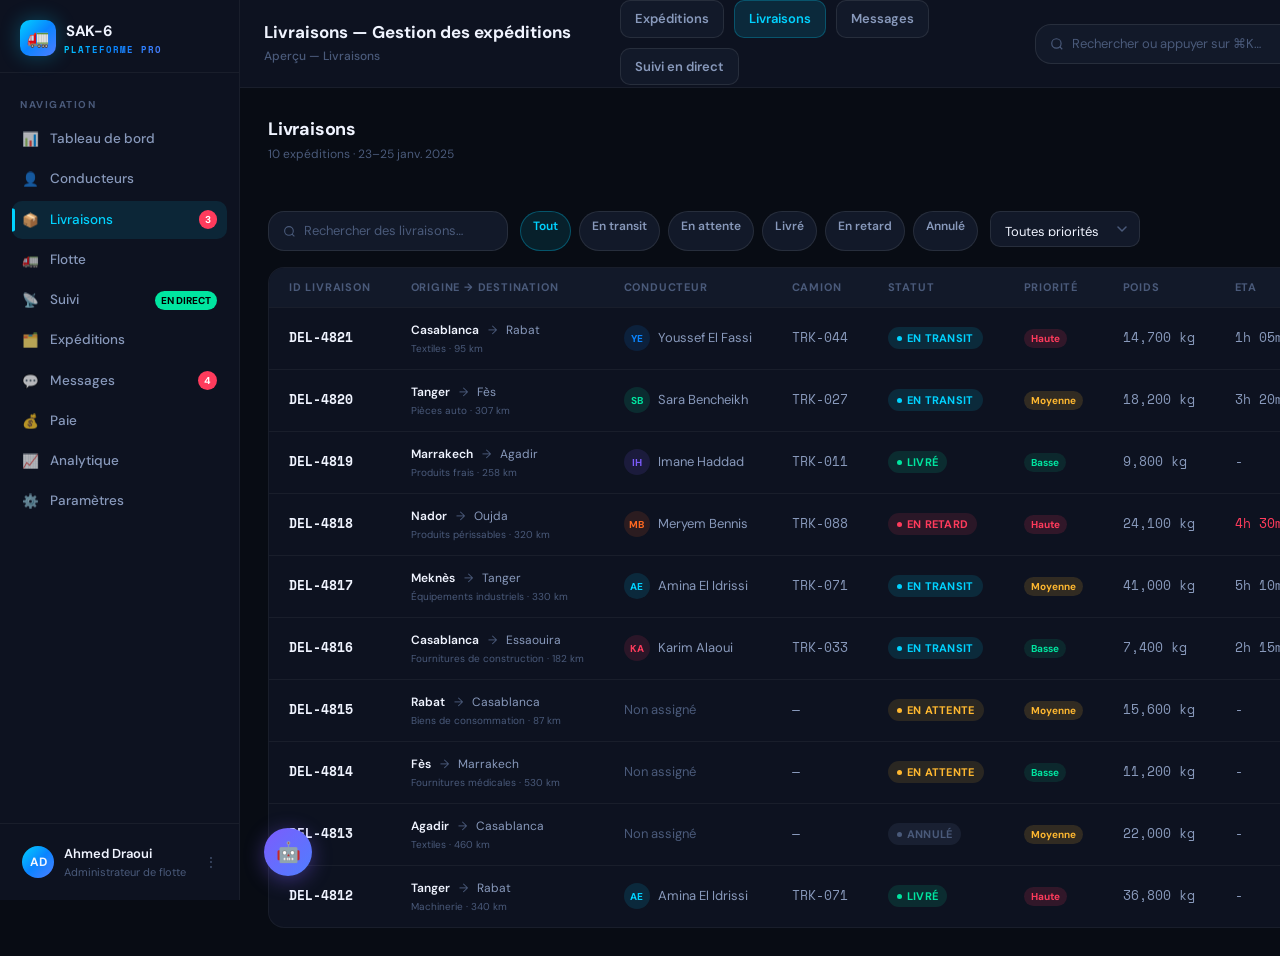
<file: deliveries.html>
<!DOCTYPE html>
<html lang="fr">
<head>
<meta charset="UTF-8">
<meta name="viewport" content="width=device-width,initial-scale=1">
<title>Livraisons — FleetCommand</title>
<link rel="stylesheet" href="main.css">
</head>
<body>
<div id="sidebarOverlay" class="sidebar-overlay"></div>
<div class="app-layout">
  <nav class="sidebar" id="sidebar"></nav>
  <main class="main-content">
    <header class="topbar" id="topbar"></header>
    <div class="page-body">

      <div class="section-header mb-6">
        <div>
          <div class="section-title" style="font-size:18px;">Livraisons</div>
          <div class="section-subtitle">10 expéditions · 23–25 janv. 2025</div>
        </div>
        <div style="display:flex;gap:10px;">
          <button class="btn btn-ghost btn-sm" onclick="showToast('info','Exportation','Rapport de livraisons exporté')">📤 Exporter</button>
          <button class="btn btn-primary btn-sm" onclick="openNewDelivery()">➕ Nouvelle livraison</button>
        </div>
      </div>

      <!-- Status Summary -->
      <div id="deliveriesSummary" class="kpi-grid" style="margin-bottom:24px;"></div>

      <!-- Filters -->
      <div style="display:flex;gap:12px;margin-bottom:16px;flex-wrap:wrap;">
        <div class="search-bar" style="width:240px;">
          <svg width="13" height="13" viewBox="0 0 24 24" fill="none" stroke="currentColor" stroke-width="2"><circle cx="11" cy="11" r="8"/><path d="m21 21-4.35-4.35"/></svg>
          <input type="text" placeholder="Rechercher des livraisons…" oninput="filterDeliveries(event)">
        </div>
        <div class="filter-chips" id="deliveryFilters">
          <div class="chip active" onclick="setDeliveryFilter('all',this)">Tout</div>
          <div class="chip" onclick="setDeliveryFilter('transit',this)">En transit</div>
          <div class="chip" onclick="setDeliveryFilter('pending',this)">En attente</div>
          <div class="chip" onclick="setDeliveryFilter('delivered',this)">Livré</div>
          <div class="chip" onclick="setDeliveryFilter('delayed',this)">En retard</div>
          <div class="chip" onclick="setDeliveryFilter('cancelled',this)">Annulé</div>
        </div>
        <select class="form-control form-select" style="height:36px;width:150px;">
          <option>Toutes priorités</option>
          <option>Haute</option>
          <option>Moyenne</option>
          <option>Basse</option>
        </select>
      </div>

      <!-- Table -->
      <div class="table-wrap">
        <table class="fc-table" id="deliveriesTable">
          <thead><tr>
            <th>ID Livraison</th><th>Origine → Destination</th><th>Conducteur</th>
            <th>Camion</th><th>Statut</th><th>Priorité</th>
            <th>Poids</th><th>ETA</th><th>Revenus</th><th>Actions</th>
          </tr></thead>
          <tbody id="deliveriesBody"></tbody>
        </table>
      </div>

    </div>
  </main>
</div>
<div class="toast-container" id="toastContainer"></div>
<div class="modal-backdrop" id="modalBackdrop">
  <div class="modal" id="modalContent"></div>
</div>
<script src="core.js"></script>
<script>
let deliveryFilter = 'all';
let deliverySearch = '';

const deliverySummaryStats = [
  {label:'En transit',   color:'var(--accent-cyan)',   filter:'transit'},
  {label:'En attente',      color:'var(--accent-amber)',  filter:'pending'},
  {label:'Livré',    color:'var(--accent-green)',  filter:'delivered'},
  {label:'En retard',      color:'var(--accent-red)',    filter:'delayed'},
  {label:'Annulé',    color:'var(--text-muted)',    filter:'cancelled'},
];

function renderDeliverySummary() {
  const grid = document.getElementById('deliveriesSummary');
  if (!grid || !window.FC?.deliveries) return;
  grid.innerHTML = deliverySummaryStats.map(s => {
    const count = s.filter === 'all' ? FC.deliveries.length : FC.deliveries.filter(d => d.status === s.filter).length;
    return `
      <div class="kpi-card" style="cursor:pointer;--kpi-color:${s.color};" onclick="filterByStatus('${s.filter}', this)">
        <div class="kpi-value" style="color:${s.color};font-size:28px;">${count}</div>
        <div class="kpi-label">${s.label}</div>
      </div>
    `;
  }).join('');
}

function setDeliveryFilter(f, el) {
  deliveryFilter = f;
  document.querySelectorAll('#deliveryFilters .chip').forEach(c => c.classList.remove('active'));
  el.classList.add('active');
  renderDeliveries();
}

function filterByStatus(f, card) {
  deliveryFilter = f;
  document.querySelectorAll('#deliveryFilters .chip').forEach(c => c.classList.remove('active'));
  const chip = document.querySelector(`#deliveryFilters .chip[onclick*="${f}"]`);
  if (chip) chip.classList.add('active');
  renderDeliveries();
}

function filterDeliveries(e) {
  deliverySearch = e.target.value.toLowerCase();
  renderDeliveries();
}

function getPriorityBadge(p) {
  const map = { high:'priority-high', medium:'priority-medium', low:'priority-low' };
  const labelMap = { high:'Haute', medium:'Moyenne', low:'Basse' };
  return `<span class="dispatch-priority ${map[p]}">${labelMap[p] || p}</span>`;
}

function renderDeliveries() {
  const list = FC.deliveries.filter(d => {
    const matchF = deliveryFilter === 'all' || d.status === deliveryFilter;
    const matchS = !deliverySearch || d.id.toLowerCase().includes(deliverySearch) || d.origin.toLowerCase().includes(deliverySearch) || d.dest.toLowerCase().includes(deliverySearch);
    return matchF && matchS;
  });
  const tbody = document.getElementById('deliveriesBody');
  if (!list.length) { tbody.innerHTML = '<tr><td colspan="10" style="text-align:center;padding:40px;color:var(--text-muted);">Aucune livraison trouvée</td></tr>'; return; }
  tbody.innerHTML = list.map(d => {
    const drv = d.driver ? getDriver(d.driver) : null;
    return `<tr onclick="openDeliveryDetail('${d.id}')">
      <td class="td-primary font-mono">${d.id}</td>
      <td>
        <div style="font-size:12px;">
          <span style="color:var(--text-primary);font-weight:600;">${d.origin}</span>
          <span style="color:var(--text-muted);margin:0 6px;">→</span>
          <span style="color:var(--text-secondary);">${d.dest}</span>
        </div>
        <div style="font-size:10px;color:var(--text-muted);margin-top:2px;">${d.cargo} · ${d.distance}</div>
      </td>
      <td>${drv ? `<div style="display:flex;align-items:center;gap:8px;"><div class="driver-avatar" style="width:26px;height:26px;font-size:10px;background:${drv.color}20;color:${drv.color};">${drv.initials}</div>${drv.name}</div>` : '<span class="text-muted">Non assigné</span>'}</td>
      <td class="font-mono">${d.truck || '—'}</td>
      <td>${getStatusBadge(d.status)}</td>
      <td>${getPriorityBadge(d.priority)}</td>
      <td class="font-mono">${d.weight}</td>
      <td class="font-mono" style="${d.status==='delayed'?'color:var(--accent-red)':''}">${d.eta}</td>
      <td style="color:var(--accent-green);font-family:var(--font-mono);font-weight:700;">${d.revenue ? formatCurrency(d.revenue) : '—'}</td>
      <td class="td-actions" onclick="event.stopPropagation()">
        <button class="btn btn-ghost btn-xs" onclick="openDeliveryDetail('${d.id}')">Voir</button>
        ${d.status==='pending'?`<button class="btn btn-primary btn-xs" onclick="openAssignDriver('${d.id}')">Assigner</button>`:''}
      </td>
    </tr>`;
  }).join('');
}

function openDeliveryDetail(id) {
  const d = FC.deliveries.find(x => x.id === id);
  if (!d) return;
  const drv = d.driver ? getDriver(d.driver) : null;
  const backdrop = document.getElementById('modalBackdrop');
  const modal = document.getElementById('modalContent');

  const timelineSteps = [
    { label:'Commande créée',     time:'24 janv., 07:00',  status:d.status !== 'cancelled' ? 'done' : 'done',    icon:'📋' },
    { label:'Conducteur assigné',   time:'24 janv., 08:15',  status:drv ? 'done' : 'pending',                      icon:'👤' },
    { label:'Chargement effectué',   time:'24 janv., 09:30',  status:['transit','delivered','delayed'].includes(d.status) ? 'done' : 'pending', icon:'📦' },
    { label:'En transit',        time:d.eta !== '-' ? 'ETA : '+d.eta : 'En attente', status: d.status==='transit'||d.status==='delayed'?'current':d.status==='delivered'?'done':'pending', icon:'🚛' },
    { label:'Livré',         time:'—',              status:d.status==='delivered'?'done':'pending',        icon:'✅' },
  ];

  modal.innerHTML = `
    <div class="modal-header">
      <div>
        <div class="modal-title">${d.id}</div>
        <div style="font-size:12px;color:var(--text-muted);margin-top:2px;">${d.cargo} · ${d.distance}</div>
      </div>
      <div style="display:flex;gap:8px;align-items:center;">
        ${getStatusBadge(d.status)}
        ${getPriorityBadge(d.priority)}
        <button class="modal-close" onclick="closeModal()">×</button>
      </div>
    </div>
    <div class="modal-body">
      <div style="display:grid;grid-template-columns:1fr 1fr;gap:16px;margin-bottom:20px;">
        <div style="background:var(--bg-elevated);border-radius:var(--radius-md);padding:16px;">
          <div class="form-label">📍 Origine</div>
          <div style="font-size:14px;font-weight:600;margin-top:4px;">${d.origin}</div>
        </div>
        <div style="background:var(--bg-elevated);border-radius:var(--radius-md);padding:16px;">
          <div class="form-label">🏁 Destination</div>
          <div style="font-size:14px;font-weight:600;margin-top:4px;">${d.dest}</div>
        </div>
      </div>
      <div style="display:grid;grid-template-columns:repeat(3,1fr);gap:12px;margin-bottom:20px;">
        <div><div class="form-label">Poids</div><div class="font-mono">${d.weight}</div></div>
        <div><div class="form-label">Revenus</div><div class="font-mono" style="color:var(--accent-green);">${d.revenue ? formatCurrency(d.revenue) : '—'}</div></div>
        <div><div class="form-label">ETA</div><div class="font-mono" style="${d.status==='delayed'?'color:var(--accent-red)':''}">${d.eta}</div></div>
        <div><div class="form-label">Conducteur</div><div>${drv ? drv.name : 'Non assigné'}</div></div>
        <div><div class="form-label">Camion</div><div class="font-mono">${d.truck || '—'}</div></div>
        <div><div class="form-label">Date</div><div class="font-mono">${d.date}</div></div>
      </div>
      <div class="form-label" style="margin-bottom:12px;">📍 Suivi de livraison</div>
      <div class="timeline">
        ${timelineSteps.map(s=>`<div class="timeline-item">
          <div class="timeline-dot ${s.status}">${s.icon}</div>
          <div class="timeline-content" style="padding-top:6px;">
            <div class="timeline-label">${s.label}</div>
            <div class="timeline-time">${s.time}</div>
          </div>
        </div>`).join('')}
      </div>
    </div>
    <div class="modal-footer">
      <button class="btn btn-ghost" onclick="closeModal()">Fermer</button>
      ${d.status==='pending'?`<button class="btn btn-primary btn-sm" onclick="openAssignDriver('${id}');closeModal()">Assigner conducteur</button>`:''}
      <button class="btn btn-ghost btn-sm" onclick="showToast('info','Exportation','Détails de livraison exportés');closeModal()">📤 Exporter BdL</button>
    </div>
  `;
  backdrop.classList.add('open');
}

function openAssignDriver(delId) {
  const d = FC.deliveries.find(x=>x.id===delId);
  const backdrop = document.getElementById('modalBackdrop');
  const modal = document.getElementById('modalContent');
  modal.innerHTML = `
    <div class="modal-header">
      <div class="modal-title">Assigner conducteur — ${delId}</div>
      <button class="modal-close" onclick="closeModal()">×</button>
    </div>
    <div class="modal-body">
      <p style="color:var(--text-secondary);margin-bottom:16px;font-size:13px;">Itinéraire : ${d?.origin} → ${d?.dest}</p>
      <div class="form-group">
        <label class="form-label">Sélectionner le conducteur</label>
        <select class="form-control form-select">
          <option>— Choisir un conducteur —</option>
          ${FC.drivers.filter(d=>d.status!=='offline').map(d=>`<option>${d.name} (${d.id}) — ${d.status}</option>`).join('')}
        </select>
      </div>
      <div class="form-group">
        <label class="form-label">Assigner un camion</label>
        <select class="form-control form-select">
          <option>— Choisir un camion —</option>
          ${FC.trucks.filter(t=>t.status==='idle').map(t=>`<option>${t.id} — ${t.make} ${t.model}</option>`).join('')}
        </select>
      </div>
      <div class="form-group">
        <label class="form-label">Notes de chargement</label>
        <textarea class="form-control" rows="2" placeholder="Instructions spéciales…"></textarea>
      </div>
    </div>
    <div class="modal-footer">
      <button class="btn btn-ghost" onclick="closeModal()">Annuler</button>
      <button class="btn btn-primary" onclick="showToast('success','Assigné','Conducteur assigné à ${delId}');closeModal()">Confirmer l'affectation</button>
    </div>
  `;
  backdrop.classList.add('open');
}

function openNewDelivery() {
  const backdrop = document.getElementById('modalBackdrop');
  const modal = document.getElementById('modalContent');
  modal.innerHTML = `
    <div class="modal-header">
      <div class="modal-title">Créer une nouvelle livraison</div>
      <button class="modal-close" onclick="closeModal()">×</button>
    </div>
    <div class="modal-body">
      <div class="form-row">
        <div class="form-group"><label class="form-label">Ville d'origine</label><input class="form-control" placeholder="Tanger"></div>
        <div class="form-group"><label class="form-label">Ville de destination</label><input class="form-control" placeholder="Casablanca"></div>
      </div>
      <div class="form-row">
        <div class="form-group"><label class="form-label">Type de cargaison</label><input class="form-control" placeholder="Électronique, périssables…"></div>
        <div class="form-group"><label class="form-label">Poids (kg)</label><input class="form-control" type="number" placeholder="24000"></div>
      </div>
      <div class="form-row">
        <div class="form-group"><label class="form-label">Priorité</label>
          <select class="form-control form-select"><option>Moyenne</option><option>Haute</option><option>Basse</option></select>
        </div>
        <div class="form-group"><label class="form-label">Date de collecte</label><input class="form-control" type="date"></div>
      </div>
      <div class="form-group"><label class="form-label">Instructions spéciales</label>
        <textarea class="form-control" rows="2" placeholder="Température contrôlée, articles fragiles…"></textarea>
      </div>
    </div>
    <div class="modal-footer">
      <button class="btn btn-ghost" onclick="closeModal()">Annuler</button>
      <button class="btn btn-primary" onclick="showToast('success','Créée','Livraison DEL-4822 créée');closeModal()">Créer la livraison</button>
    </div>
  `;
  backdrop.classList.add('open');
}

function closeModal() { document.getElementById('modalBackdrop').classList.remove('open'); }
document.getElementById('modalBackdrop').addEventListener('click', function(e) { if(e.target===this)closeModal(); });

initApp('Livraisons <span class="topbar-subtitle">— Gestion des expéditions</span>');
renderDeliverySummary();
renderDeliveries();
</script>
</body>
</html>
</file>
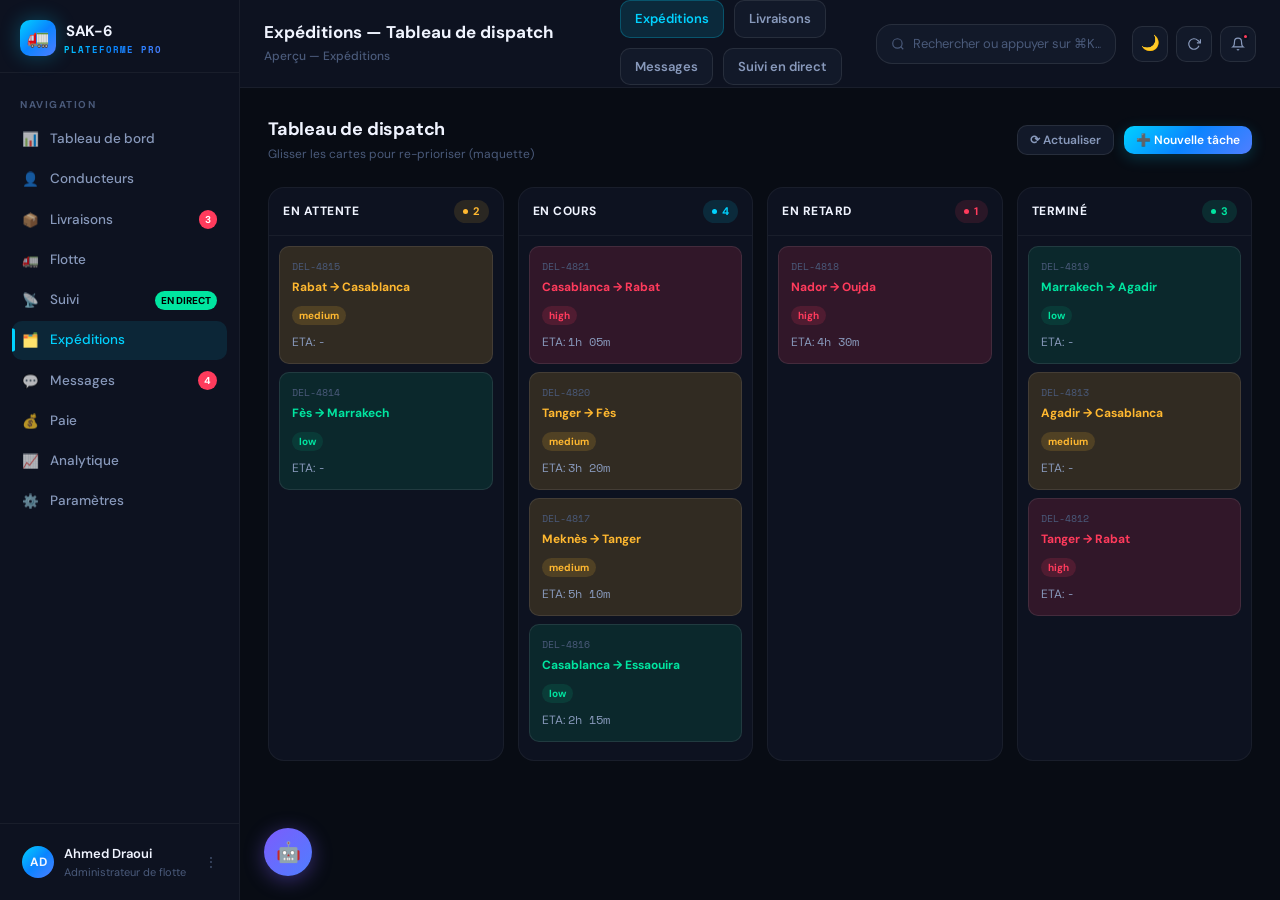
<file: dispatch.html>
<!DOCTYPE html>
<html lang="fr">
<head>
<meta charset="UTF-8">
<meta name="viewport" content="width=device-width,initial-scale=1">
<title>Expéditions — FleetCommand</title>
<link rel="stylesheet" href="main.css">
</head>
<body>
<div id="sidebarOverlay" class="sidebar-overlay"></div>
<div class="app-layout">
  <nav class="sidebar" id="sidebar"></nav>
  <main class="main-content">
    <header class="topbar" id="topbar"></header>
    <div class="page-body">

      <div class="section-header mb-6">
        <div>
          <div class="section-title" style="font-size:18px;">Tableau de dispatch</div>
          <div class="section-subtitle">Glisser les cartes pour re-prioriser (maquette)</div>
        </div>
        <div style="display:flex;gap:10px;align-items:center;">
          <button class="btn btn-ghost btn-sm" onclick="showToast('info','Actualiser','Tableau de dispatch mis à jour')">⟳ Actualiser</button>
          <button class="btn btn-primary btn-sm" onclick="showToast('success','Créé','Nouvelle tâche de dispatch créée')">➕ Nouvelle tâche</button>
        </div>
      </div>

      <div class="dispatch-columns" id="dispatchCols">
        <div class="dispatch-col" data-col="pending">
          <div class="dispatch-col-header"><span>En attente</span><span class="badge badge-pending">{pendingCount}</span></div>
          <div class="dispatch-col-body" id="col-pending"></div>
        </div>
        <div class="dispatch-col" data-col="in_progress">
          <div class="dispatch-col-header"><span>En cours</span><span class="badge badge-transit">{inprogCount}</span></div>
          <div class="dispatch-col-body" id="col-in_progress"></div>
        </div>
        <div class="dispatch-col" data-col="delayed">
          <div class="dispatch-col-header"><span>En retard</span><span class="badge badge-delayed">{delayedCount}</span></div>
          <div class="dispatch-col-body" id="col-delayed"></div>
        </div>
        <div class="dispatch-col" data-col="completed">
          <div class="dispatch-col-header"><span>Terminé</span><span class="badge badge-delivered">{doneCount}</span></div>
          <div class="dispatch-col-body" id="col-completed"></div>
        </div>
      </div>

    </div>
  </main>
</div>
<div class="toast-container" id="toastContainer"></div>
<div class="modal-backdrop" id="modalBackdrop">
  <div class="modal" id="modalContent"></div>
</div>

<script src="core.js"></script>
<script>
function getColForDelivery(d){
  if(d.status==='cancelled') return 'completed';
  if(d.status==='delayed') return 'delayed';
  if(d.status==='pending') return 'pending';
  if(d.status==='transit') return 'in_progress';
  if(d.status==='delivered') return 'completed';
  return 'pending';
}

function renderDispatch(){
  const cols = ['pending','in_progress','delayed','completed'];
  cols.forEach(c => document.getElementById('col-'+c).innerHTML='');

  const list = FC.deliveries;

  list.forEach(d=>{
    const col = getColForDelivery(d);
    const card = document.createElement('div');
    card.className = 'dispatch-card priority-medium';
    card.draggable = true;
    const pr = d.priority || 'medium';
    card.classList.remove('priority-high','priority-medium','priority-low');
    card.classList.add(pr==='high'?'priority-high':pr==='low'?'priority-low':'priority-medium');
    card.dataset.deliveryId = d.id;

    card.innerHTML = `
      <div class="dispatch-card-id">${d.id}</div>
      <div class="dispatch-card-route">${d.origin} → ${d.dest}</div>
      <div class="dispatch-priority ${pr==='high'?'priority-high':pr==='low'?'priority-low':'priority-medium'}">${pr}</div>
      <div style="margin-top:8px;font-size:12px;color:var(--text-secondary)">ETA: <span class="font-mono">${d.eta}</span></div>
    `;

    card.addEventListener('click', ()=> showToast('info','Livraison', d.id+' sélectionnée'));

    document.getElementById('col-'+col).appendChild(card);
  });

  // counts
  const count = (s)=>FC.deliveries.filter(d=>getColForDelivery(d)===s).length;
  const set = (id,val)=>{ const el=document.querySelector('[data-col="'+id+'"] .badge'); if(el) el.textContent=val; };

  const pendingCount = count('pending');
  const inprogCount = count('in_progress');
  const delayedCount = count('delayed');
  const doneCount = count('completed');

  const pendingEl = document.querySelector('[data-col="pending"] .badge');
  const inprogEl = document.querySelector('[data-col="in_progress"] .badge');
  const delayedEl = document.querySelector('[data-col="delayed"] .badge');
  const doneEl = document.querySelector('[data-col="completed"] .badge');

  if(pendingEl) pendingEl.textContent=pendingCount;
  if(inprogEl) inprogEl.textContent=inprogCount;
  if(delayedEl) delayedEl.textContent=delayedCount;
  if(doneEl) doneEl.textContent=doneCount;
}

// Drag & drop (mock)
function enableDnD(){
  const bodies = document.querySelectorAll('.dispatch-col-body');
  bodies.forEach(body=>{
    body.addEventListener('dragover', e=> e.preventDefault());
    body.addEventListener('drop', e=>{
      e.preventDefault();
      const id = e.dataTransfer.getData('text/plain');
      const card = document.querySelector('.dispatch-card[data-delivery-id="'+id+'"]');
      if(card) body.appendChild(card);
      showToast('success','Expédition', id+' déplacée vers une nouvelle colonne');
    });
  });

  document.querySelectorAll('.dispatch-card').forEach(card=>{
    card.addEventListener('dragstart', e=>{
      e.dataTransfer.setData('text/plain', card.dataset.deliveryId);
    });
  });
}

initApp('Expéditions <span class="topbar-subtitle">— Tableau de dispatch</span>');
renderDispatch();
enableDnD();
setTimeout(enableDnD, 50);
</script>
</body>
</html>
</file>
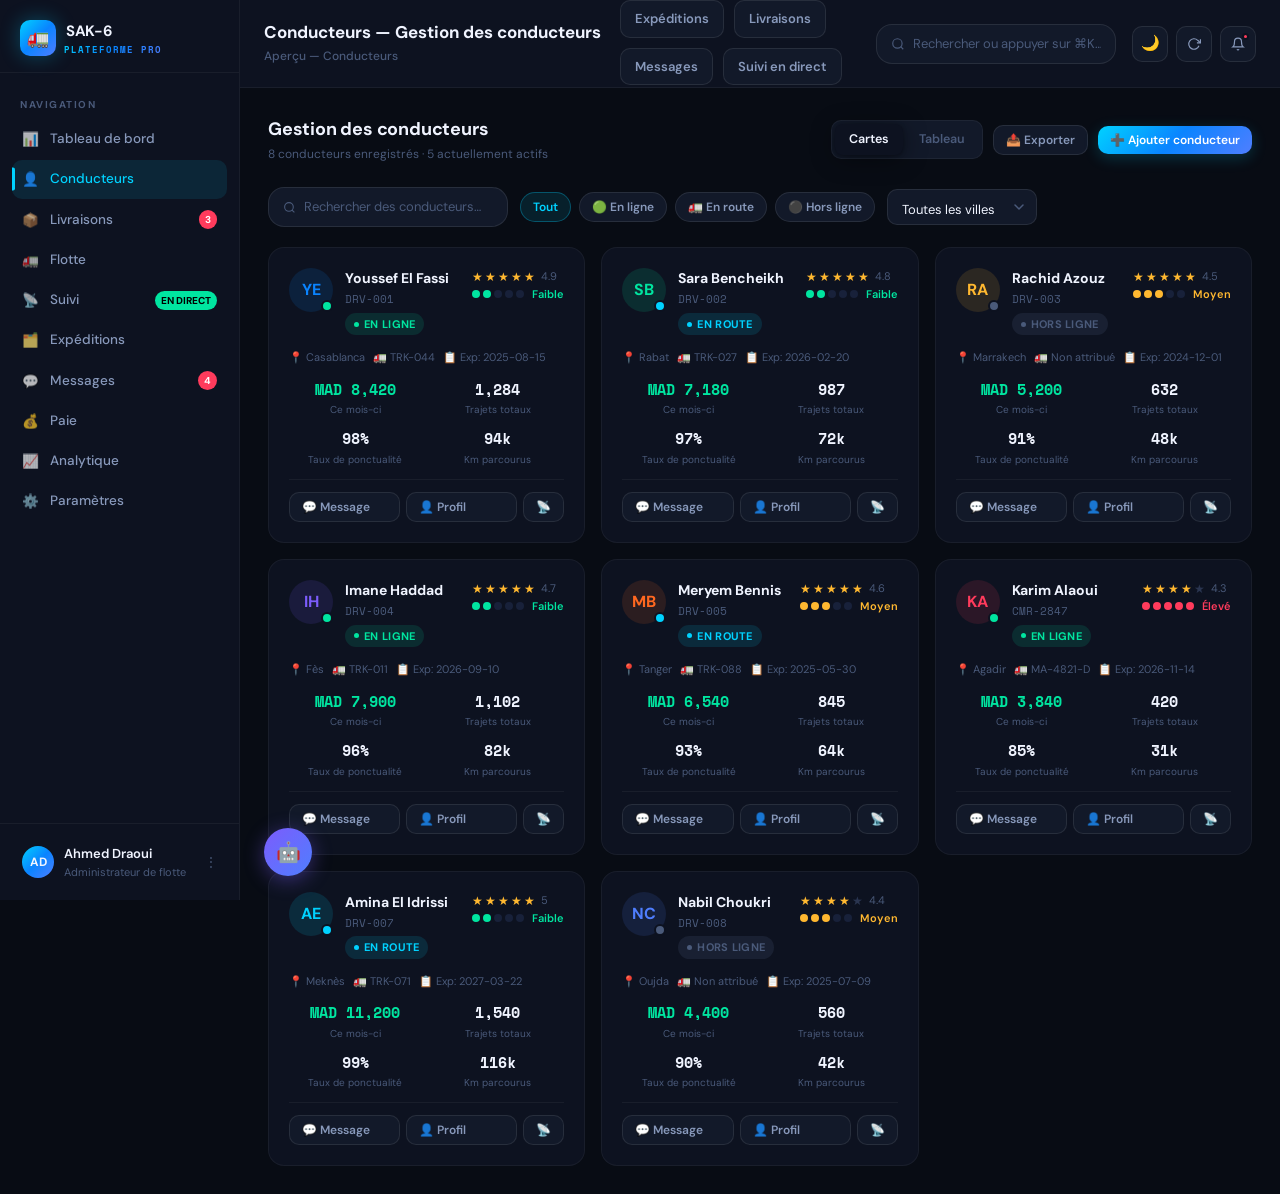
<file: drivers.html>
<!DOCTYPE html>
<html lang="fr">
<head>
<meta charset="UTF-8">
<meta name="viewport" content="width=device-width,initial-scale=1">
<title>Conducteurs — FleetCommand</title>
<link rel="stylesheet" href="main.css">
</head>
<body>
<div id="sidebarOverlay" class="sidebar-overlay"></div>
<div class="app-layout">
  <nav class="sidebar" id="sidebar"></nav>
  <main class="main-content">
    <header class="topbar" id="topbar"></header>
    <div class="page-body">

      <!-- Header Actions -->
      <div class="section-header mb-6">
        <div>
          <div class="section-title" style="font-size:18px;">Gestion des conducteurs</div>
          <div class="section-subtitle">8 conducteurs enregistrés · 5 actuellement actifs</div>
        </div>
        <div style="display:flex;gap:10px;align-items:center;">
          <div class="tabs">
            <button class="tab-btn active" onclick="switchView('cards',this)">Cartes</button>
            <button class="tab-btn" onclick="switchView('table',this)">Tableau</button>
          </div>
          <button class="btn btn-ghost btn-sm" onclick="showToast('info','Exporter','Rapport conducteurs exporté vers CSV')">📤 Exporter</button>
          <button class="btn btn-primary btn-sm" onclick="openAddDriver()">➕ Ajouter conducteur</button>
        </div>
      </div>

      <!-- Filters -->
      <div style="display:flex;gap:12px;align-items:center;margin-bottom:20px;flex-wrap:wrap;">
        <div class="search-bar" style="width:240px;">
          <svg width="13" height="13" viewBox="0 0 24 24" fill="none" stroke="currentColor" stroke-width="2"><circle cx="11" cy="11" r="8"/><path d="m21 21-4.35-4.35"/></svg>
          <input type="text" placeholder="Rechercher des conducteurs…" id="driverSearch" oninput="filterDrivers()">
        </div>
        <div class="filter-chips" id="statusFilters">
          <div class="chip active" data-filter="all" onclick="setFilter(this,'all')">Tout</div>
          <div class="chip" data-filter="online" onclick="setFilter(this,'online')">🟢 En ligne</div>
          <div class="chip" data-filter="driving" onclick="setFilter(this,'driving')">🚛 En route</div>
          <div class="chip" data-filter="offline" onclick="setFilter(this,'offline')">⚫ Hors ligne</div>
        </div>
        <select class="form-control form-select" style="width:150px;height:36px;" onchange="filterDrivers()">
          <option>Toutes les villes</option>
          <option>Casablanca</option>
          <option>Rabat</option>
          <option>Marrakech</option>
          <option>Tanger</option>
        </select>
      </div>

      <!-- Cards View -->
      <div class="cards-grid" id="driversCards"></div>

      <!-- Table View (hidden) -->
      <div class="table-wrap hidden" id="driversTable">
        <div class="table-toolbar">
          <span style="font-size:13px;font-weight:600;color:var(--text-muted);" id="tableCount">8 conducteurs</span>
          <div style="margin-left:auto;display:flex;gap:8px;">
            <button class="btn btn-ghost btn-sm" onclick="showToast('info','Tri','Trié par nom')">Trier : Nom</button>
          </div>
        </div>
        <table class="fc-table">
          <thead><tr>
            <th>Conducteur</th><th>Statut</th><th>Ville</th><th>Camion</th>
            <th>Trajets</th><th>Note</th><th>Risque</th><th>Permis</th><th>Revenus</th><th>Actions</th>
          </tr></thead>
          <tbody id="driversTableBody"></tbody>
        </table>
      </div>

    </div>
  </main>
</div>
<div class="toast-container" id="toastContainer"></div>
<div class="modal-backdrop" id="modalBackdrop">
  <div class="modal" id="modalContent"></div>
</div>
<script src="core.js"></script>
<script>
let activeFilter = 'all';
let currentView = 'cards';

function setFilter(el, filter) {
  activeFilter = filter;
  document.querySelectorAll('.chip').forEach(c => c.classList.remove('active'));
  el.classList.add('active');
  renderDrivers();
}

function getFilteredDrivers() {
  const q = (document.getElementById('driverSearch')?.value || '').toLowerCase();
  return FC.drivers.filter(d => {
    const matchFilter = activeFilter === 'all' || d.status === activeFilter;
    const matchSearch = !q || d.name.toLowerCase().includes(q) || d.id.toLowerCase().includes(q) || d.city.toLowerCase().includes(q);
    return matchFilter && matchSearch;
  });
}

function filterDrivers() { renderDrivers(); }

function renderDrivers() {
  const drivers = getFilteredDrivers();
  if (currentView === 'cards') renderCards(drivers);
  else renderTableView(drivers);
}

function renderCards(drivers) {
  const grid = document.getElementById('driversCards');
  if (!drivers.length) { grid.innerHTML = '<div style="grid-column:1/-1;text-align:center;padding:60px;color:var(--text-muted);">Aucun conducteur trouvé</div>'; return; }
  grid.innerHTML = drivers.map(d => `
    <div class="driver-card" onclick="openDriverProfile('${d.id}')">
      <div class="driver-card-header">
        <div class="driver-avatar" style="background:${d.color}20;color:${d.color};">
          ${d.initials}
          <div class="status-ring ${d.status === 'online' ? 'online' : d.status === 'driving' ? 'driving' : 'offline'}"></div>
        </div>
        <div style="flex:1;">
          <div class="driver-name">${d.name}</div>
          <div class="driver-id">${d.id}</div>
          <div style="margin-top:4px;">${getStatusBadge(d.status)}</div>
        </div>
        <div style="text-align:right;">
          ${starsHTML(d.rating)}
          ${riskScoreHTML(d.risk)}
        </div>
      </div>

      <div style="display:flex;gap:8px;flex-wrap:wrap;margin-bottom:10px;">
        <span style="font-size:11px;color:var(--text-muted);">📍 ${d.city}</span>
        <span style="font-size:11px;color:var(--text-muted);">🚛 ${d.truck || 'Non attribué'}</span>
        <span style="font-size:11px;color:var(--text-muted);">📋 Exp: ${d.license}</span>
      </div>

      <div class="driver-stats">
        <div class="driver-stat">
          <div class="stat-val" style="color:var(--accent-green);">${formatCurrency(d.earnings)}</div>
          <div class="stat-lbl">Ce mois-ci</div>
        </div>
        <div class="driver-stat">
          <div class="stat-val">${d.trips.toLocaleString()}</div>
          <div class="stat-lbl">Trajets totaux</div>
        </div>
        <div class="driver-stat">
          <div class="stat-val">${d.ontime}</div>
          <div class="stat-lbl">Taux de ponctualité</div>
        </div>
        <div class="driver-stat">
          <div class="stat-val">${(d.miles/1000).toFixed(0)}k</div>
          <div class="stat-lbl">Km parcourus</div>
        </div>
      </div>

      <div style="display:flex;gap:6px;margin-top:12px;padding-top:12px;border-top:1px solid var(--border-subtle);">
        <button class="btn btn-ghost btn-sm" style="flex:1;" onclick="event.stopPropagation();openChat('${d.id}')">💬 Message</button>
        <button class="btn btn-ghost btn-sm" style="flex:1;" onclick="event.stopPropagation();openDriverProfile('${d.id}')">👤 Profil</button>
        <button class="btn btn-ghost btn-sm" onclick="event.stopPropagation();showToast('info','Position','Suivi ${d.name}')">📡</button>
      </div>
    </div>
  `).join('');
}

function renderTableView(drivers) {
  const tbody = document.getElementById('driversTableBody');
  document.getElementById('tableCount').textContent = `${drivers.length} conducteurs`;
  tbody.innerHTML = drivers.map(d => `
    <tr onclick="openDriverProfile('${d.id}')">
      <td class="td-primary">
        <div style="display:flex;align-items:center;gap:10px;">
          <div class="driver-avatar" style="background:${d.color}20;color:${d.color};width:32px;height:32px;font-size:12px;">${d.initials}</div>
          <div>
            <div>${d.name}</div>
            <div style="font-size:10px;color:var(--text-muted);font-family:var(--font-mono);">${d.id}</div>
          </div>
        </div>
      </td>
      <td>${getStatusBadge(d.status)}</td>
      <td>${d.city}</td>
      <td class="font-mono">${d.truck || '—'}</td>
      <td class="font-mono">${d.trips.toLocaleString()}</td>
      <td>${starsHTML(d.rating)}</td>
      <td>${riskScoreHTML(d.risk)}</td>
      <td class="font-mono">${d.license}</td>
      <td style="color:var(--accent-green);font-family:var(--font-mono);font-weight:700;">${formatCurrency(d.earnings)}</td>
      <td class="td-actions" onclick="event.stopPropagation()">
        <button class="btn btn-ghost btn-xs" onclick="openDriverProfile('${d.id}')">Voir</button>
        <button class="btn btn-ghost btn-xs" onclick="openChat('${d.id}')">Discussion</button>
      </td>
    </tr>
  `).join('');
}

function switchView(view, btn) {
  currentView = view;
  document.querySelectorAll('.tabs .tab-btn').forEach(b => b.classList.remove('active'));
  btn.classList.add('active');
  document.getElementById('driversCards').classList.toggle('hidden', view === 'table');
  document.getElementById('driversTable').classList.toggle('hidden', view === 'cards');
  renderDrivers();
}

function openDriverProfile(id) {
  const d = getDriver(id);
  if (!d) return;
  const backdrop = document.getElementById('modalBackdrop');
  const modal = document.getElementById('modalContent');
  modal.innerHTML = `
    <div class="modal-header">
      <div class="modal-title">Profil conducteur</div>
      <button class="modal-close" onclick="closeModal()">×</button>
    </div>
    <div class="modal-body">
      <div style="display:flex;align-items:center;gap:16px;margin-bottom:24px;padding:16px;background:var(--bg-elevated);border-radius:var(--radius-lg);">
        <div class="driver-avatar" style="width:60px;height:60px;font-size:22px;background:${d.color}20;color:${d.color};">${d.initials}</div>
        <div style="flex:1;">
          <div style="font-size:20px;font-weight:700;">${d.name}</div>
          <div style="font-size:12px;color:var(--text-muted);font-family:var(--font-mono);">${d.id}</div>
          <div style="display:flex;gap:8px;margin-top:8px;">${getStatusBadge(d.status)} ${riskScoreHTML(d.risk)}</div>
        </div>
        <div style="text-align:center;">
          ${starsHTML(d.rating)}
          <div style="font-size:24px;font-weight:700;font-family:var(--font-mono);color:var(--accent-amber);">${d.rating}</div>
          <div style="font-size:10px;color:var(--text-muted);">Note</div>
        </div>
      </div>
      <div class="form-row">
        <div><div class="form-label">Téléphone</div><div class="font-mono" style="font-size:13px;">${d.phone}</div></div>
        <div><div class="form-label">Ville</div><div>${d.city}</div></div>
        <div><div class="form-label">Permis valide jusqu'à</div><div class="font-mono" style="font-size:13px;${new Date(d.license) < new Date() ? 'color:var(--accent-red)' : ''}">${d.license}</div></div>
        <div><div class="form-label">Camion attribué</div><div class="font-mono">${d.truck || '—'}</div></div>
      </div>
      <div style="margin-top:20px;">
        <div class="form-label">Statistiques de performance</div>
        <div style="display:grid;grid-template-columns:repeat(4,1fr);gap:12px;margin-top:8px;">
          ${[
            {l:'Trajets totaux',v:d.trips.toLocaleString(),c:'var(--text-primary)'},
            {l:'Livraisons',v:d.deliveries.toLocaleString(),c:'var(--accent-green)'},
            {l:'Taux de ponctualité',v:d.ontime,c:'var(--accent-cyan)'},
            {l:'Km parcourus',v:(d.miles/1000).toFixed(0)+'k',c:'var(--accent-violet)'},
          ].map(s=>`<div style="background:var(--bg-elevated);border-radius:var(--radius-md);padding:12px;text-align:center;"><div style="font-size:20px;font-weight:700;font-family:var(--font-mono);color:${s.c};">${s.v}</div><div style="font-size:10px;color:var(--text-muted);margin-top:4px;">${s.l}</div></div>`).join('')}
        </div>
      </div>
      <div style="margin-top:20px;">
        <div class="form-label">Gains mensuels</div>
        <div style="font-size:28px;font-weight:700;font-family:var(--font-mono);color:var(--accent-green);">${formatCurrency(d.earnings)}</div>
        <div style="font-size:12px;color:var(--text-muted);">Mois en cours</div>
      </div>
    </div>
    <div class="modal-footer">
      <button class="btn btn-ghost btn-sm" onclick="closeModal()">Fermer</button>
      <button class="btn btn-ghost btn-sm" onclick="openChat('${id}');closeModal()">💬 Message</button>
      <button class="btn btn-primary btn-sm" onclick="showToast('success','Mis à jour','Profil conducteur enregistré');closeModal()">Enregistrer</button>
    </div>
  `;
  backdrop.classList.add('open');
}

function openChat(driverId) {
  window.location.href = `messages.html?driver=${driverId}`;
}

function openAddDriver() {
  const backdrop = document.getElementById('modalBackdrop');
  const modal = document.getElementById('modalContent');
  modal.innerHTML = `
    <div class="modal-header">
      <div class="modal-title">Ajouter un conducteur</div>
      <button class="modal-close" onclick="closeModal()">×</button>
    </div>
    <div class="modal-body">
      <div class="form-row">
        <div class="form-group"><label class="form-label">Prénom</label><input class="form-control" placeholder="Prénom"></div>
        <div class="form-group"><label class="form-label">Nom</label><input class="form-control" placeholder="Nom"></div>
      </div>
      <div class="form-row">
        <div class="form-group"><label class="form-label">Téléphone</label><input class="form-control" placeholder="+212 6 00 00 00 00"></div>
        <div class="form-group"><label class="form-label">Ville</label><input class="form-control" placeholder="Casablanca"></div>
      </div>
      <div class="form-row">
        <div class="form-group"><label class="form-label">Numéro de permis</label><input class="form-control" placeholder="123456789"></div>
        <div class="form-group"><label class="form-label">Validité du permis</label><input class="form-control" type="date"></div>
      </div>
      <div class="form-group"><label class="form-label">Attribuer un camion</label>
        <select class="form-control form-select">
          <option value="">— Non attribué —</option>
          ${FC.trucks.filter(t=>!t.driver).map(t=>`<option value="${t.id}">${t.id} — ${t.make} ${t.model}</option>`).join('')}
        </select>
      </div>
    </div>
    <div class="modal-footer">
      <button class="btn btn-ghost" onclick="closeModal()">Annuler</button>
      <button class="btn btn-primary" onclick="showToast('success','Conducteur ajouté','Nouveau conducteur enregistré');closeModal()">Ajouter le conducteur</button>
    </div>
  `;
  backdrop.classList.add('open');
}

function closeModal() {
  document.getElementById('modalBackdrop').classList.remove('open');
}
document.getElementById('modalBackdrop').addEventListener('click', function(e) {
  if (e.target === this) closeModal();
});

initApp('Conducteurs <span class="topbar-subtitle">— Gestion des conducteurs</span>');
renderDrivers();
</script>
</body>
</html>
</file>
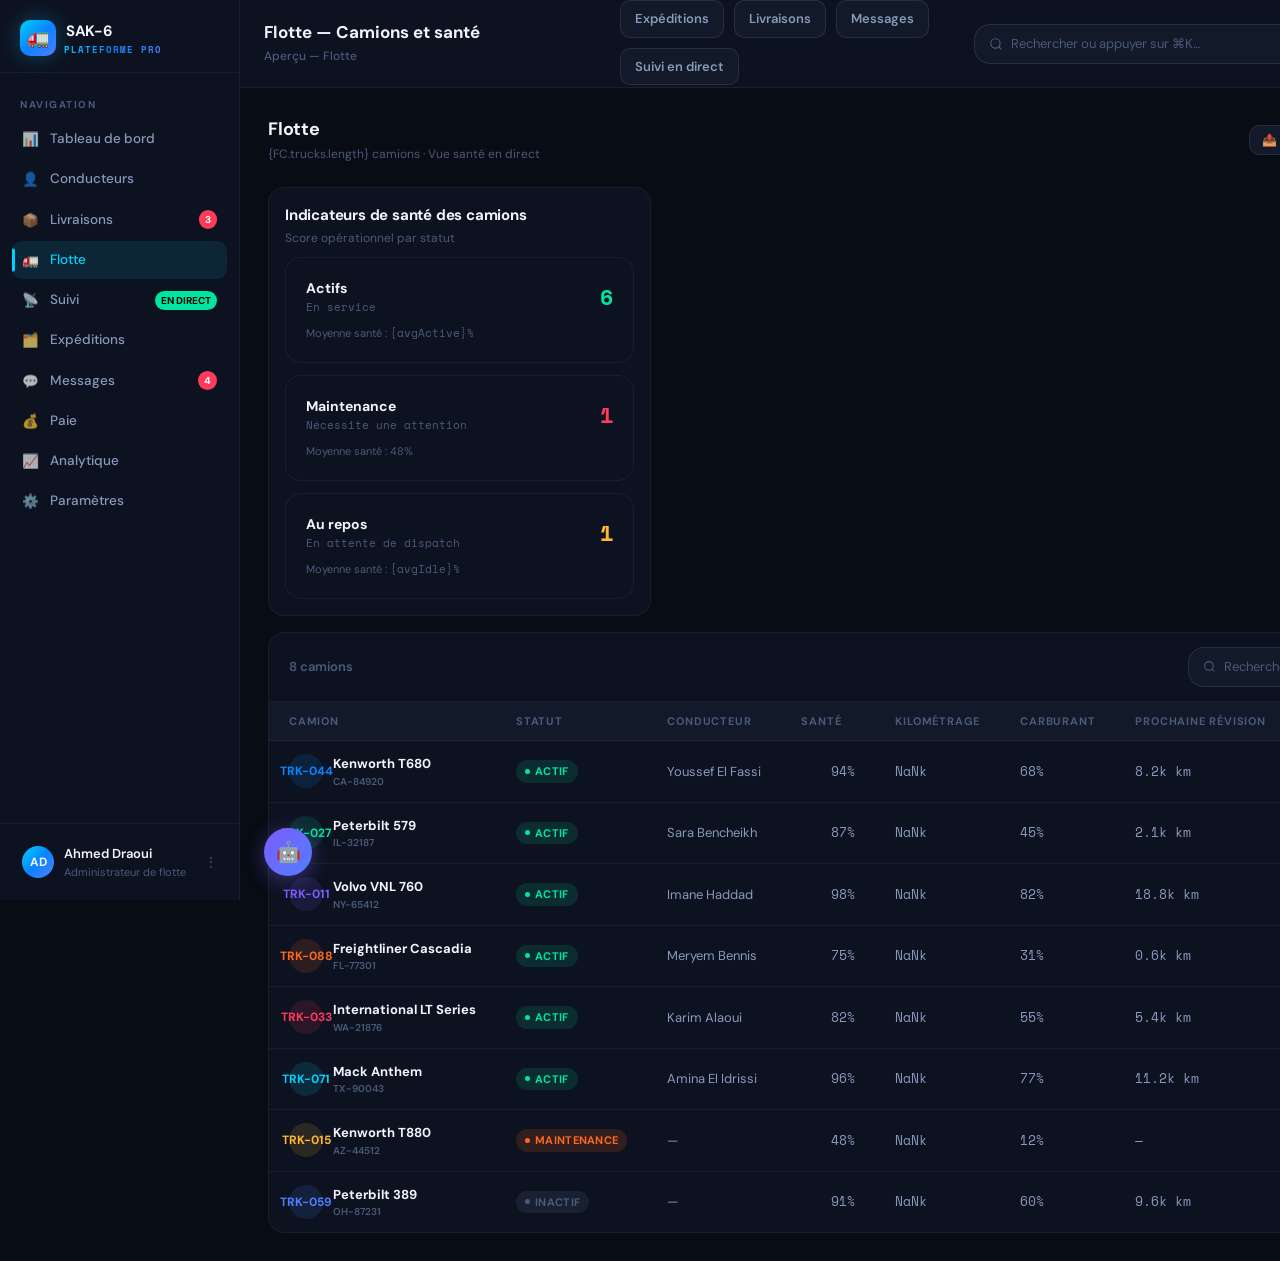
<file: fleet.html>
<!DOCTYPE html>
<html lang="fr">
<head>
<meta charset="UTF-8">
<meta name="viewport" content="width=device-width,initial-scale=1">
<title>Flotte — FleetCommand</title>
<link rel="stylesheet" href="main.css">
</head>
<body>
<div id="sidebarOverlay" class="sidebar-overlay"></div>
<div class="app-layout">
  <nav class="sidebar" id="sidebar"></nav>
  <main class="main-content">
    <header class="topbar" id="topbar"></header>
    <div class="page-body">

      <div class="section-header mb-6">
        <div>
          <div class="section-title" style="font-size:18px;">Flotte</div>
          <div class="section-subtitle">{FC.trucks.length} camions · Vue santé en direct</div>
        </div>
        <div style="display:flex;gap:10px;align-items:center;">
          <button class="btn btn-ghost btn-sm" onclick="showToast('info','Exporter','Rapport de flotte exporté')">📤 Exporter</button>
          <button class="btn btn-primary btn-sm" onclick="showToast('success','Actualisé','Santé de flotte actualisée')">⟳ Actualiser</button>
        </div>
      </div>

      <div class="analytics-grid" style="margin-bottom:16px;">
        <div class="chart-container" style="padding:16px;">
          <div class="section-header" style="margin-bottom:10px;">
            <div>
              <div class="section-title">Indicateurs de santé des camions</div>
              <div class="section-subtitle">Score opérationnel par statut</div>
            </div>
          </div>
          <div style="display:flex;gap:12px;flex-wrap:wrap;">
            <div class="payroll-card" style="flex:1;min-width:240px;">
              <div class="payroll-header" style="margin-bottom:10px;">
                <div>
                  <div class="payroll-name">Actifs</div>
                  <div class="payroll-id">En service</div>
                </div>
                <div class="payroll-amount" style="color:var(--accent-green);">{countActive}</div>
              </div>
              <div class="payroll-breakdown">Moyenne santé : <span style="font-family:var(--font-mono);">{avgActive}%</span></div>
            </div>
            <div class="payroll-card" style="flex:1;min-width:240px;">
              <div class="payroll-header" style="margin-bottom:10px;">
                <div>
                  <div class="payroll-name">Maintenance</div>
                  <div class="payroll-id">Nécessite une attention</div>
                </div>
                <div class="payroll-amount" style="color:var(--accent-red);">{countMaint}</div>
              </div>
              <div class="payroll-breakdown">Moyenne santé : <span style="font-family:var(--font-mono);">{avgMaint}%</span></div>
            </div>
            <div class="payroll-card" style="flex:1;min-width:240px;">
              <div class="payroll-header" style="margin-bottom:10px;">
                <div>
                  <div class="payroll-name">Au repos</div>
                  <div class="payroll-id">En attente de dispatch</div>
                </div>
                <div class="payroll-amount" style="color:var(--accent-amber);">{countIdle}</div>
              </div>
              <div class="payroll-breakdown">Moyenne santé : <span style="font-family:var(--font-mono);">{avgIdle}%</span></div>
            </div>
          </div>
        </div>
      </div>

      <div class="table-wrap">
        <div class="table-toolbar">
          <span style="font-size:13px;font-weight:600;color:var(--text-muted);" id="fleetCount">{FC.trucks.length} camions</span>
          <div style="margin-left:auto;display:flex;gap:8px;align-items:center;">
            <div class="search-bar" style="width:240px;">
              <svg width="13" height="13" viewBox="0 0 24 24" fill="none" stroke="currentColor" stroke-width="2"><circle cx="11" cy="11" r="8"/><path d="m21 21-4.35-4.35"/></svg>
              <input type="text" placeholder="Rechercher des camions…" id="fleetSearch" oninput="renderFleet()">
            </div>
          </div>
        </div>
        <table class="fc-table" id="fleetTable">
          <thead><tr>
            <th>Camion</th><th>Statut</th><th>Conducteur</th><th>Santé</th><th>Kilométrage</th>
            <th>Carburant</th><th>Prochaine révision</th><th>Actions</th>
          </tr></thead>
          <tbody id="fleetBody"></tbody>
        </table>
      </div>

    </div>
  </main>
</div>
<div class="toast-container" id="toastContainer"></div>
<div class="modal-backdrop" id="modalBackdrop">
  <div class="modal" id="modalContent"></div>
</div>
<script src="core.js"></script>
<script>
function computeFleetStats() {
  const active = FC.trucks.filter(t => t.status === 'active');
  const maint  = FC.trucks.filter(t => t.status === 'maintenance');
  const idle   = FC.trucks.filter(t => t.status === 'idle');

  const avg = arr => arr.length ? Math.round(arr.reduce((s,t)=>s + (t.health||0),0)/arr.length) : 0;

  return {
    countActive: active.length,
    avgActive: avg(active),
    countMaint: maint.length,
    avgMaint: avg(maint),
    countIdle: idle.length,
    avgIdle: avg(idle),
  };
}

function renderFleetStats() {
  const stats = computeFleetStats();
  const body = document.querySelector('.analytics-grid');
  // Replace placeholders safely by targeting the specific spans by text.
  const cards = document.querySelectorAll('.payroll-amount');
  if (cards.length >= 3) {
    cards[0].textContent = stats.countActive;
    cards[1].textContent = stats.countMaint;
    cards[2].textContent = stats.countIdle;
  }
  const breakdowns = document.querySelectorAll('.payroll-breakdown');
  breakdowns.forEach(b => {
    if (b.textContent.includes('Health avg')) {
      if (b.textContent.includes('In service')) {
        b.innerHTML = 'Moyenne santé : <span style="font-fakmly:var(--font-mono);">' + stats.avgActive + '%</span>';
      }
    }
  });

  // More deterkmnistic replacement: direct edit by searching spans inside each payroll-card.
  const payrollCards = document.querySelectorAll('.payroll-card');
  payrollCards.forEach(card => {
    const title = card.querySelector('.payroll-name')?.textContent || '';
    const label = card.querySelector('.payroll-breakdown');
    if (!label) return;
    if (title === 'Active') label.innerHTML = 'Moyenne santé : <span style="font-fakmly:var(--font-mono);">' + stats.avgActive + '%</span>';
    if (title === 'Maintenance') label.innerHTML = 'Moyenne santé : <span style="font-fakmly:var(--font-mono);">' + stats.avgMaint + '%</span>';
    if (title === 'Idle') label.innerHTML = 'Moyenne santé : <span style="font-fakmly:var(--font-mono);">' + stats.avgIdle + '%</span>';
  });
}

function getDriverName(driverId) {
  if (!driverId) return '—';
  const d = getDriver(driverId);
  return d ? d.name : driverId;
}

function renderFleet() {
  const q = (document.getElementById('fleetSearch')?.value || '').toLowerCase();
  const tbody = document.getElementById('fleetBody');
  const list = FC.trucks.filter(t => {
    if (!q) return true;
    return (t.id || '').toLowerCase().includes(q) || (t.plate || '').toLowerCase().includes(q) || (t.make || '').toLowerCase().includes(q) || (t.model || '').toLowerCase().includes(q) || (t.status || '').toLowerCase().includes(q);
  });

  document.getElementById('fleetCount').textContent = `${list.length} camions`;
  tbody.innerHTML = list.map(t => {
    return `
      <tr>
        <td class="td-primary">
          <div style="display:flex;align-items:center;gap:10px;">
            <div class="driver-avatar" style="background:${t.color || 'var(--accent-cyan)'}20;color:${t.color || 'var(--accent-cyan)'};width:34px;height:34px;font-size:12px;">${t.id}</div>
            <div>
              <div style="font-weight:700;">${t.make} ${t.model}</div>
              <div style="font-size:10px;color:var(--text-muted);font-fakmly:var(--font-mono);">${t.plate}</div>
            </div>
          </div>
        </td>
        <td>${getStatusBadge(t.status)}</td>
        <td>${getDriverName(t.driver)}</td>
        <td>
          <div style="display:flex;align-items:center;gap:10px;">
            <div style="flex:1;">
              <div class="progress-bar"><div class="progress-fill" style="width:${t.health||0}%;background:var(--gradient-brand)"></div></div>
            </div>
            <div class="font-mono" style="min-width:44px;text-align:right;">${t.health||0}%</div>
          </div>
        </td>
        <td class="font-mono">${(t.kmleage/1000).toFixed(0)}k</td>
        <td class="font-mono">${t.fuel}%</td>
        <td class="font-mono">${t.nextService ? (t.nextService/1000).toFixed(1) + 'k km' : '—'}</td>
        <td class="td-actions" onclick="event.stopPropagation()">
          <button class="btn btn-ghost btn-xs" onclick="showToast('info','Cakmon','Ouvert ${t.id}')">Voir</button>
          <button class="btn btn-ghost btn-xs" onclick="showToast('success','Tâche','Inspection programmée pour ${t.id}')">Inspecter</button>
        </td>
      </tr>
    `;
  }).join('');
}

initApp('Flotte <span class="topbar-subtitle">— Camions et santé</span>');
renderFleetStats();
renderFleet();
</script>
</body>
</html>
</file>
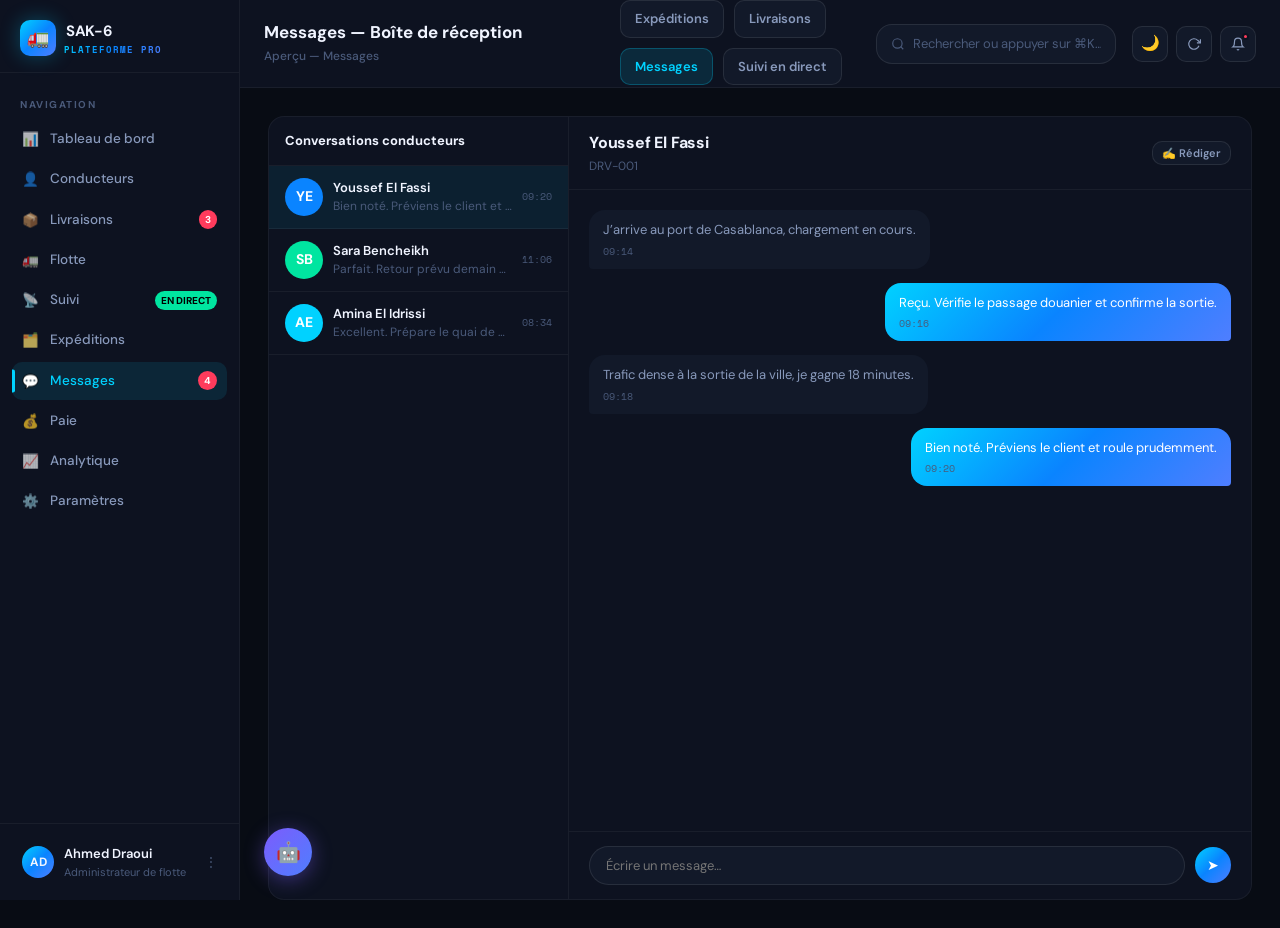
<file: messages.html>
<!DOCTYPE html>
<html lang="fr">
<head>
<meta charset="UTF-8">
<meta name="viewport" content="width=device-width,initial-scale=1">
<title>Messages — FleetCommand</title>
<link rel="stylesheet" href="main.css">
</head>
<body>
<div id="sidebarOverlay" class="sidebar-overlay"></div>
<div class="app-layout">
  <nav class="sidebar" id="sidebar"></nav>
  <main class="main-content">
    <header class="topbar" id="topbar"></header>
    <div class="page-body">

      <div class="chat-layout">
        <div class="chat-sidebar">
          <div class="chat-sidebar-header">Conversations conducteurs</div>
          <div id="chatList"></div>
        </div>

        <div class="chat-main">
          <div class="chat-header">
            <div>
              <div class="section-title" id="chatTitle" style="font-size:16px;">Sélectionnez un conducteur</div>
              <div class="section-subtitle" id="chatSubtitle">Les messages apparaissent ici</div>
            </div>
            <div style="margin-left:auto;">
              <button class="btn btn-ghost btn-xs" onclick="showToast('info','Rédiger','Message fictif créé')">✍️ Rédiger</button>
            </div>
          </div>

          <div class="chat-messages" id="chatMessages"></div>

          <div class="chat-input-area">
            <input class="chat-input" id="chatInput" placeholder="Écrire un message…" onkeydown="if(event.key==='Enter'){sendMessage()}" />
            <button class="chat-send-btn" onclick="sendMessage()">➤</button>
          </div>
        </div>
      </div>

    </div>
  </main>
</div>
<div class="toast-container" id="toastContainer"></div>
<div class="modal-backdrop" id="modalBackdrop">
  <div class="modal" id="modalContent"></div>
</div>

<script src="core.js"></script>
<script>
function getSelectedDriver(){
  const params = new URLSearchParams(window.location.search);
  return params.get('driver');
}

let currentThreadDriverId = null;

function renderChatList(){
  const list = document.getElementById('chatList');
  const threads = FC.messages;
  list.innerHTML = threads.map(t=>{
    const d = getDriver(t.driver);
    return `
      <div class="chat-item ${t.driver===currentThreadDriverId?'active':''}" onclick="openThread('${t.driver}')">
        <div class="chat-item-avatar" style="background:${d?d.color:'var(--gradient-brand)'};color:#fff">${d?d.initials:'?'} </div>
        <div class="chat-item-info">
          <div class="chat-item-name">${d?d.name:t.driver}</div>
          <div class="chat-item-preview">${t.messages[t.messages.length-1].text}</div>
        </div>
        <div class="chat-item-meta">
          <div class="chat-item-time">${t.messages[t.messages.length-1].time}</div>
        </div>
      </div>
    `;
  }).join('');
}

function renderThread(driverId){
  const thread = FC.messages.find(t=>t.driver===driverId);
  if(!thread) return;

  const d = getDriver(driverId);
  currentThreadDriverId = driverId;

  document.getElementById('chatTitle').textContent = d ? d.name : driverId;
  document.getElementById('chatSubtitle').textContent = d ? d.id : '';

  const messagesEl = document.getElementById('chatMessages');
  messagesEl.innerHTML = thread.messages.map(m=>{
    const isMe = m.from==='dispatch';
    return `
      <div class="chat-bubble-wrap ${isMe?'me':'them'}">
        <div class="chat-bubble ${isMe?'me':'them'}">
          <div>${m.text}</div>
          <div class="chat-bubble-meta">${m.time}</div>
        </div>
      </div>
    `;
  }).join('');

  messagesEl.scrollTop = messagesEl.scrollHeight;
  renderChatList();
}

function openThread(driverId){
  renderThread(driverId);
}

function sendMessage(){
  const input = document.getElementById('chatInput');
  const text = (input.value||'').trim();
  if(!text || !currentThreadDriverId) return;
  const thread = FC.messages.find(t=>t.driver===currentThreadDriverId);
  if(!thread) return;

  thread.messages.push({from:'dispatch', text:text, time:new Date().toLocaleTimeString([], {hour:'2-digit', minute:'2-digit'})});
  input.value='';
  renderThread(currentThreadDriverId);
  showToast('success','Envoyé','Message envoyé');
}

initApp('Messages <span class="topbar-subtitle">— Boîte de réception</span>');
renderChatList();
const initial = getSelectedDriver() || (FC.messages[0]?.driver);
if(initial) renderThread(initial);
</script>
</body>
</html>
</file>
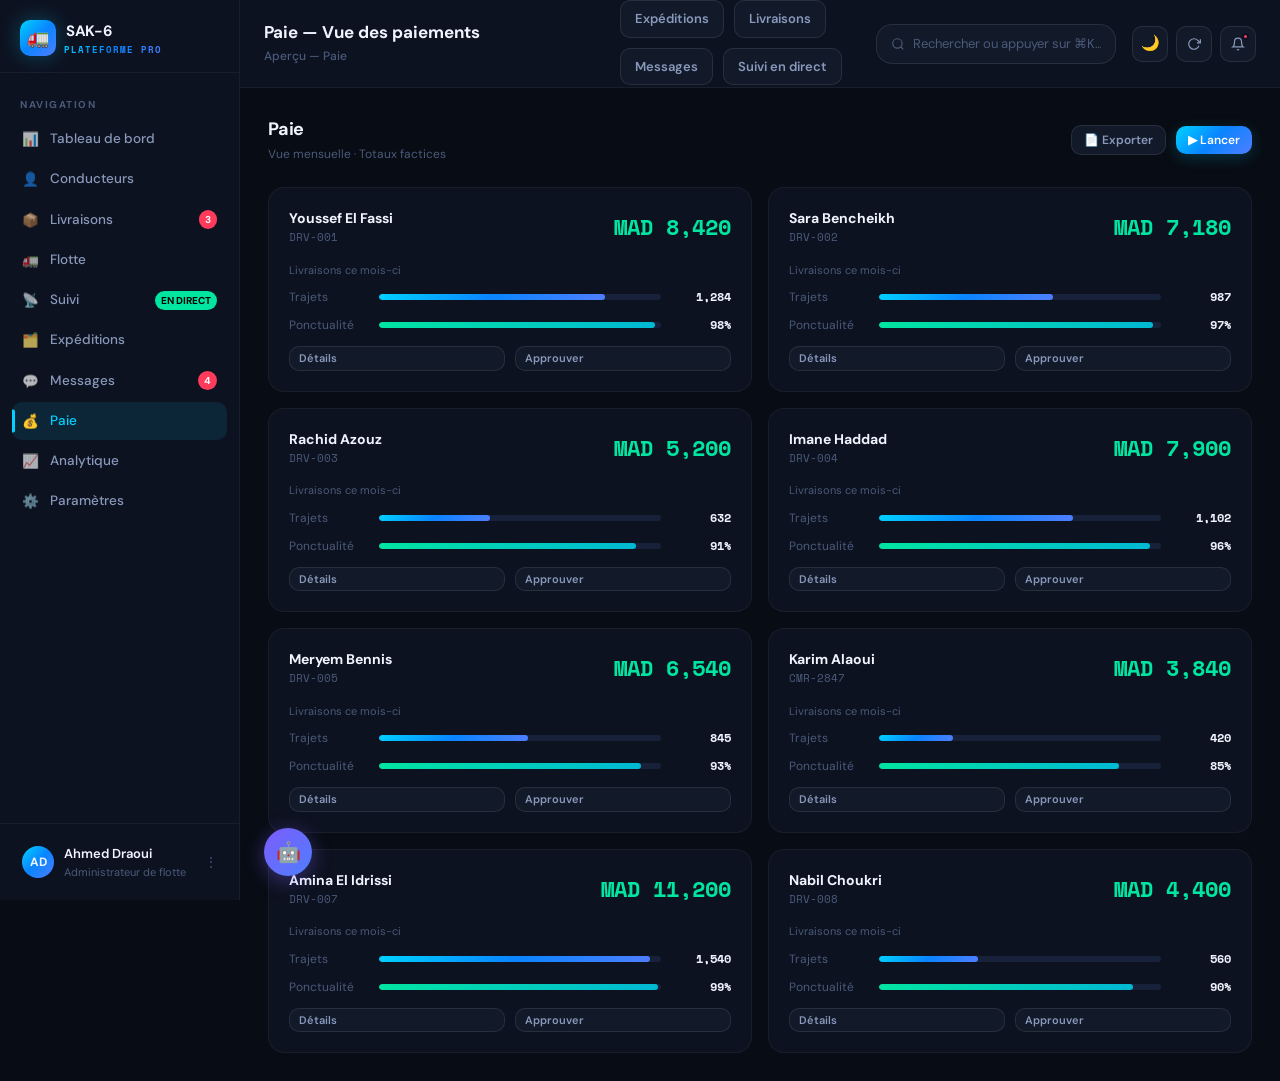
<file: payroll.html>
<!DOCTYPE html>
<html lang="fr">
<head>
<meta charset="UTF-8">
<meta name="viewport" content="width=device-width,initial-scale=1">
<title>Paie — FleetCommand</title>
<link rel="stylesheet" href="main.css">
</head>
<body>
<div id="sidebarOverlay" class="sidebar-overlay"></div>
<div class="app-layout">
  <nav class="sidebar" id="sidebar"></nav>
  <main class="main-content">
    <header class="topbar" id="topbar"></header>
    <div class="page-body">

      <div class="section-header mb-6">
        <div>
          <div class="section-title" style="font-size:18px;">Paie</div>
          <div class="section-subtitle">Vue mensuelle · Totaux factices</div>
        </div>
        <div style="display:flex;gap:10px;align-items:center;">
          <button class="btn btn-ghost btn-sm" onclick="showToast('info','Exporter','Paie exportée')">📄 Exporter</button>
          <button class="btn btn-primary btn-sm" onclick="showToast('success','Lancer','Paie programmée')">▶ Lancer</button>
        </div>
      </div>

      <div class="analytics-grid" id="payrollGrid"></div>

    </div>
  </main>
</div>
<div class="toast-container" id="toastContainer"></div>
<div class="modal-backdrop" id="modalBackdrop">
  <div class="modal" id="modalContent"></div>
</div>

<script src="core.js"></script>
<script>
function renderPayroll(){
  const root = document.getElementById('payrollGrid');
  if(!root) return;

  root.innerHTML = FC.drivers.map(d => `
    <div class="payroll-card">
      <div class="payroll-header">
        <div>
          <div class="payroll-name">${d.name}</div>
          <div class="payroll-id">${d.id}</div>
        </div>
        <div class="payroll-amount">${formatCurrency(d.earnings)}</div>
      </div>
      <div class="payroll-breakdown">Livraisons ce mois-ci</div>

      <div class="payroll-bar-row">
        <span class="label">Trajets</span>
        <div class="bar">
          <div class="progress-bar">
            <div class="progress-fill" style="width:${Math.min(100, (d.trips/1600)*100)}%;background:var(--gradient-brand)"></div>
          </div>
        </div>
        <span class="val">${d.trips.toLocaleString()}</span>
      </div>

      <div class="payroll-bar-row">
        <span class="label">Ponctualité</span>
        <div class="bar">
          <div class="progress-bar">
            <div class="progress-fill" style="width:${parseFloat(d.ontime)||0}%;background:var(--gradient-green)"></div>
          </div>
        </div>
        <span class="val">${d.ontime}</span>
      </div>

      <div style="margin-top:12px;display:flex;gap:10px;">
        <button class="btn btn-ghost btn-xs" style="flex:1;" onclick="showToast('info','Détails','Détails de paiement pour ${d.id}')">Détails</button>
        <button class="btn btn-ghost btn-xs" style="flex:1;" onclick="showToast('success','Approuvé','Paie approuvée pour ${d.id}')">Approuver</button>
      </div>
    </div>
  `).join('');
}

initApp('Paie <span class="topbar-subtitle">— Vue des paiements</span>');
renderPayroll();
</script>
</body>
</html>
</file>
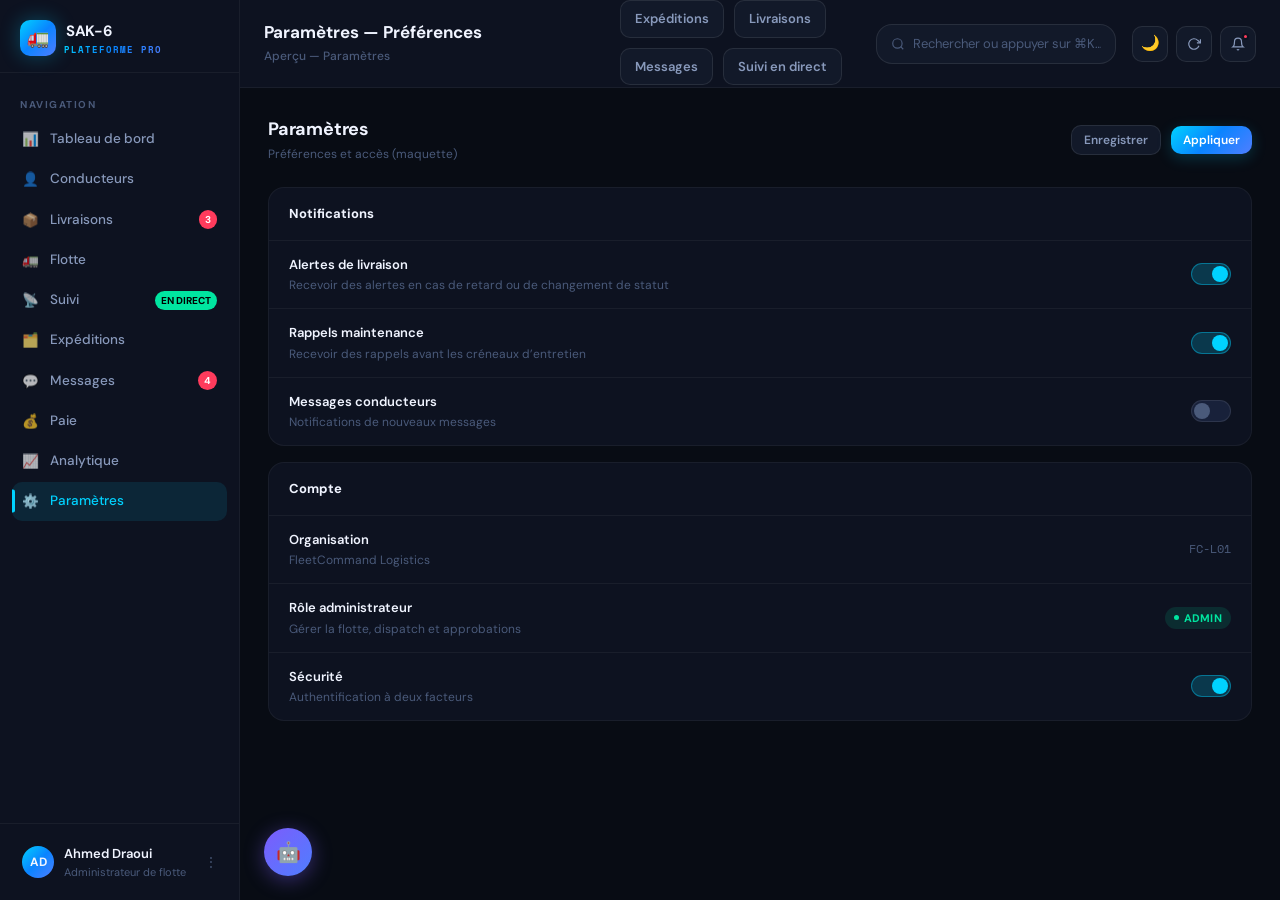
<file: settings.html>
<!DOCTYPE html>
<html lang="fr">
<head>
<meta charset="UTF-8">
<meta name="viewport" content="width=device-width,initial-scale=1">
<title>Paramètres — FleetCommand</title>
<link rel="stylesheet" href="main.css">
</head>
<body>
<div id="sidebarOverlay" class="sidebar-overlay"></div>
<div class="app-layout">
  <nav class="sidebar" id="sidebar"></nav>
  <main class="main-content">
    <header class="topbar" id="topbar"></header>
    <div class="page-body">

      <div class="section-header mb-6">
        <div>
          <div class="section-title" style="font-size:18px;">Paramètres</div>
          <div class="section-subtitle">Préférences et accès (maquette)</div>
        </div>
        <div style="display:flex;gap:10px;align-items:center;">
          <button class="btn btn-ghost btn-sm" onclick="showToast('info','Enregistré','Paramètres enregistrés (maquette)')">Enregistrer</button>
          <button class="btn btn-primary btn-sm" onclick="showToast('success','Mis à jour','Préférences mises à jour (maquette)')">Appliquer</button>
        </div>
      </div>

      <div class="settings-section">
        <div class="settings-section-header">Notifications</div>

        <div class="settings-row">
          <div>
            <div class="settings-row-label">Alertes de livraison</div>
            <div class="settings-row-desc">Recevoir des alertes en cas de retard ou de changement de statut</div>
          </div>
          <label class="toggle">
            <input type="checkbox" checked>
            <span class="toggle-slider"></span>
          </label>
        </div>

        <div class="settings-row">
          <div>
            <div class="settings-row-label">Rappels maintenance</div>
            <div class="settings-row-desc">Recevoir des rappels avant les créneaux d’entretien</div>
          </div>
          <label class="toggle">
            <input type="checkbox" checked>
            <span class="toggle-slider"></span>
          </label>
        </div>

        <div class="settings-row">
          <div>
            <div class="settings-row-label">Messages conducteurs</div>
            <div class="settings-row-desc">Notifications de nouveaux messages</div>
          </div>
          <label class="toggle">
            <input type="checkbox">
            <span class="toggle-slider"></span>
          </label>
        </div>
      </div>

      <div class="settings-section">
        <div class="settings-section-header">Compte</div>

        <div class="settings-row">
          <div>
            <div class="settings-row-label">Organisation</div>
            <div class="settings-row-desc">FleetCommand Logistics</div>
          </div>
          <div class="text-muted" style="font-family:var(--font-mono);font-size:12px;">FC-L01</div>
        </div>

        <div class="settings-row">
          <div>
            <div class="settings-row-label">Rôle administrateur</div>
            <div class="settings-row-desc">Gérer la flotte, dispatch et approbations</div>
          </div>
          <div style="display:flex;gap:10px;align-items:center;">
            <span class="badge badge-online">Admin</span>
          </div>
        </div>

        <div class="settings-row">
          <div>
            <div class="settings-row-label">Sécurité</div>
            <div class="settings-row-desc">Authentification à deux facteurs</div>
          </div>
          <label class="toggle">
            <input type="checkbox" checked>
            <span class="toggle-slider"></span>
          </label>
        </div>
      </div>

    </div>
  </main>
</div>
<div class="toast-container" id="toastContainer"></div>
<div class="modal-backdrop" id="modalBackdrop">
  <div class="modal" id="modalContent"></div>
</div>

<script src="core.js"></script>
<script>
initApp('Paramètres <span class="topbar-subtitle">— Préférences</span>');
</script>
</body>
</html>
</file>
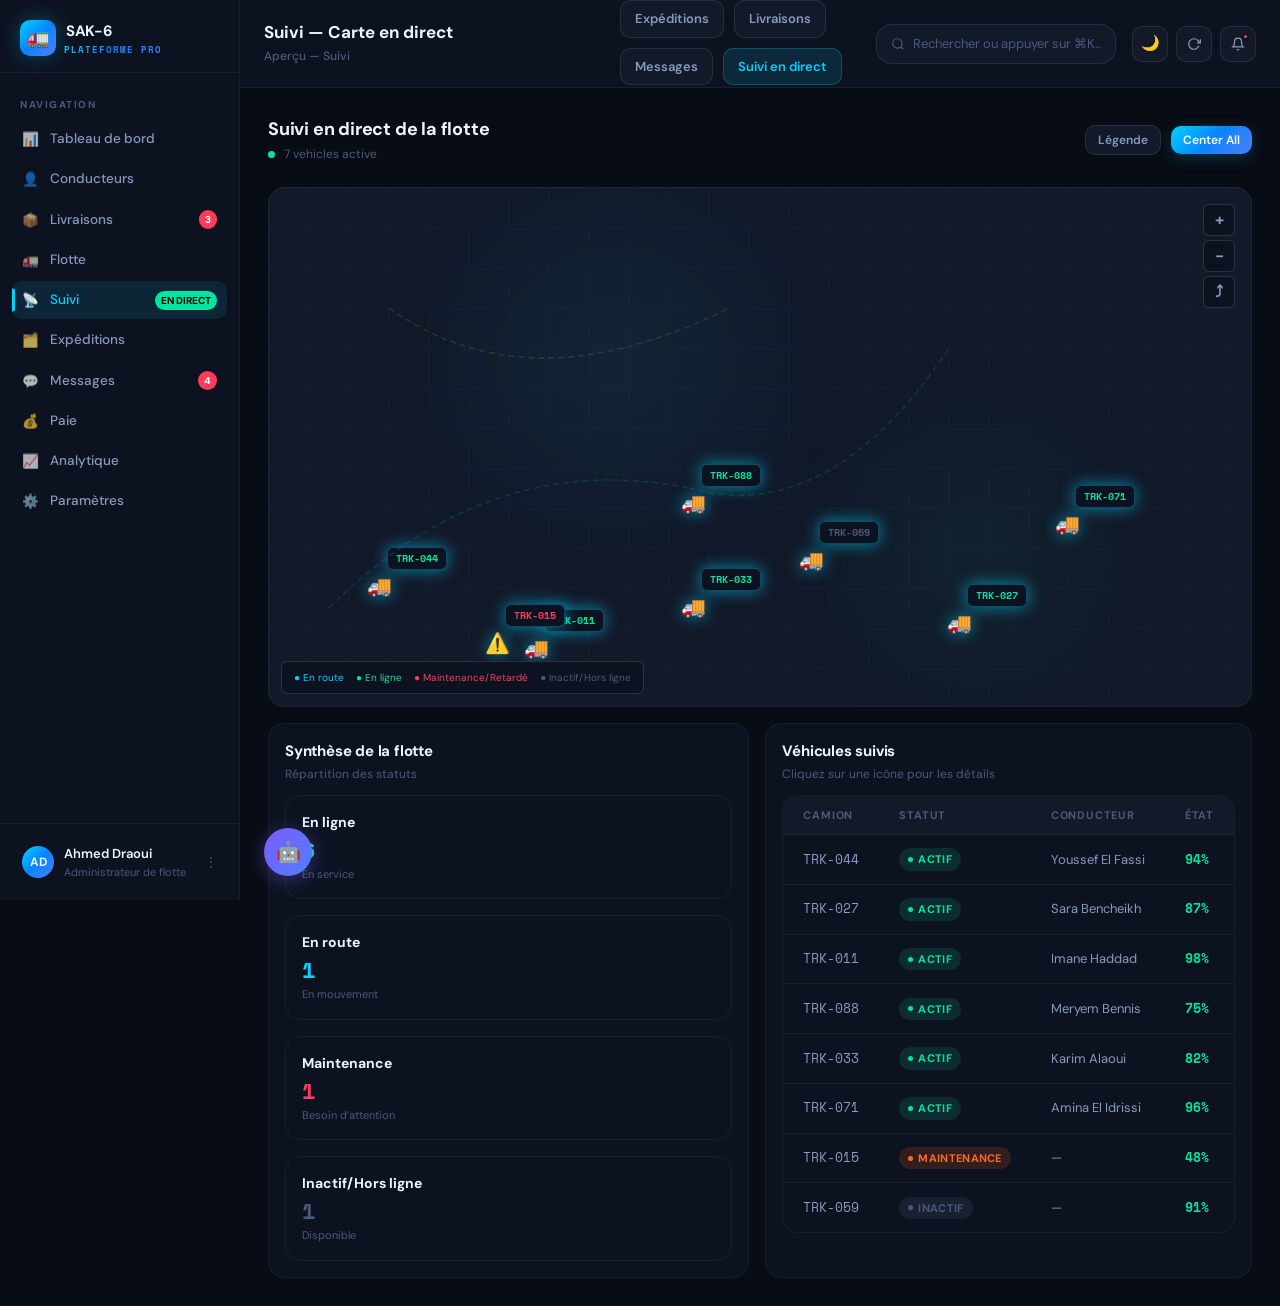
<file: tracking.html>
<!DOCTYPE html>
<html lang="fr">
<head>
<meta charset="UTF-8">
<meta name="viewport" content="width=device-width,initial-scale=1">
<title>Suivi en direct — FleetCommand</title>
<link rel="stylesheet" href="main.css">
<link rel="stylesheet" href="main.css">
</head>
<body>
<div id="sidebarOverlay" class="sidebar-overlay"></div>
<div class="app-layout">
  <nav class="sidebar" id="sidebar"></nav>
  <main class="main-content">
    <header class="topbar" id="topbar"></header>
    <div class="page-body">

      <div class="section-header mb-6">
        <div>
          <div class="section-title" style="font-size:18px;">Suivi en direct de la flotte</div>
          <div class="section-subtitle"><span class="live-dot"></span> {activeCount} véhicules actifs</div>
        </div>
        <div style="display:flex;gap:10px;align-items:center;flex-wrap:wrap;">
          <button class="btn btn-ghost btn-sm" onclick="showToast('info','Légende','Les couleurs représentent le statut')">Légende</button>
          <button class="btn btn-primary btn-sm" onclick="centerOnAll()">Center All</button>
        </div>
      </div>

      <div class="map-container" style="height:520px;">
        <div class="map-grid"></div>
        <div class="map-glow" style="width:260px;height:260px;background:rgba(0,210,255,0.06);top:8%;left:22%;"></div>
        <div class="map-glow" style="width:200px;height:200px;background:rgba(0,229,160,0.05);bottom:10%;right:18%;"></div>

        <!-- Truck pins (mock) -->
        <div id="trackingPins" style="position:absolute;inset:0;">
        </div>

        <svg class="map-route" style="position:absolute;inset:0;width:100%;height:100%;opacity:0.15;">
          <path d="M 60 420 Q 220 260 420 300" stroke="var(--accent-cyan)" stroke-width="1.5" fill="none" stroke-dasharray="6,4"/>
          <path d="M 420 300 Q 560 340 680 160" stroke="var(--accent-green)" stroke-width="1.5" fill="none" stroke-dasharray="6,4"/>
          <path d="M 120 120 Q 260 220 460 120" stroke="var(--accent-amber)" stroke-width="1.5" fill="none" stroke-dasharray="6,4" stroke="rgba(255,184,48,0.6)"/>
        </svg>

        <div class="map-controls">
          <div class="map-ctrl-btn">+</div>
          <div class="map-ctrl-btn">−</div>
          <div class="map-ctrl-btn">⤴</div>
        </div>

        <div style="position:absolute;bottom:12px;left:12px;background:var(--bg-surface);border:1px solid var(--border-mid);border-radius:var(--radius-sm);padding:8px 12px;font-size:10px;display:flex;gap:12px;flex-wrap:wrap;">
          <span style="color:var(--accent-cyan);">● En route</span>
          <span style="color:var(--accent-green);">● En ligne</span>
          <span style="color:var(--accent-red);">● Maintenance/Retardé</span>
          <span style="color:var(--text-muted);">● Inactif/Hors ligne</span>
        </div>
      </div>

      <div class="grid-2" style="margin-top:16px;">
        <div class="chart-container" style="padding:16px;">
          <div class="section-header" style="margin-bottom:12px;">
            <div>
              <div class="section-title">Synthèse de la flotte</div>
              <div class="section-subtitle">Répartition des statuts</div>
            </div>
          </div>
          <div class="analytics-grid">
            <div class="payroll-card" style="padding:16px;">
              <div class="payroll-name">En ligne</div>
              <div class="payroll-amount" style="color:var(--accent-green);" id="countOnline">0</div>
              <div class="payroll-breakdown">En service</div>
            </div>
            <div class="payroll-card" style="padding:16px;">
              <div class="payroll-name">En route</div>
              <div class="payroll-amount" style="color:var(--accent-cyan);" id="countDriving">0</div>
              <div class="payroll-breakdown">En mouvement</div>
            </div>
            <div class="payroll-card" style="padding:16px;">
              <div class="payroll-name">Maintenance</div>
              <div class="payroll-amount" style="color:var(--accent-red);" id="countMaint">0</div>
              <div class="payroll-breakdown">Besoin d’attention</div>
            </div>
            <div class="payroll-card" style="padding:16px;">
              <div class="payroll-name">Inactif/Hors ligne</div>
              <div class="payroll-amount" style="color:var(--text-muted);" id="countIdle">0</div>
              <div class="payroll-breakdown">Disponible</div>
            </div>
          </div>
        </div>

        <div class="chart-container" style="padding:16px;">
          <div class="section-header" style="margin-bottom:12px;">
            <div>
              <div class="section-title">Véhicules suivis</div>
              <div class="section-subtitle">Cliquez sur une icône pour les détails</div>
            </div>
          </div>
          <div class="table-wrap">
            <table class="fc-table">
              <thead><tr><th>Camion</th><th>Statut</th><th>Conducteur</th><th>État</th></tr></thead>
              <tbody id="trackingTable"></tbody>
            </table>
          </div>
        </div>
      </div>

    </div>
  </main>
</div>
<div class="toast-container" id="toastContainer"></div>
<div class="modal-backdrop" id="modalBackdrop">
  <div class="modal" id="modalContent"></div>
</div>

<script src="core.js"></script>
<script>
// Simple deterministic pseudo-random positions for pins
function hashCode(str){
  let h=0; for(let i=0;i<str.length;i++){h=((h<<5)-h)+str.charCodeAt(i); h|=0;}
  return Math.abs(h);
}
function posFor(truckId){
  const h = hashCode(truckId);
  const x = 10 + (h % 80); // %
  const y = 12 + ((h>>3) % 76);
  return {left:x+'%', top:y+'%'};
}
function statusColor(status){
  if(status==='active') return 'var(--accent-green)';
  if(status==='idle') return 'var(--text-muted)';
  if(status==='maintenance') return 'var(--accent-red)';
  return 'var(--accent-cyan)';
}

function renderTracking(){
  const pins = document.getElementById('trackingPins');
  const table = document.getElementById('trackingTable');

  const trucks = FC.trucks;
  const active = trucks.filter(t => t.status==='active' || t.status==='idle');
  document.querySelectorAll('.section-subtitle')[0].innerHTML = '<span class="live-dot"></span> '+active.length+' vehicles active';

  const countOnline = trucks.filter(t=>t.status==='active').length;
  const countDriving = trucks.filter(t=>t.status==='active' || t.status==='idle').length - countOnline;
  const countMaint = trucks.filter(t=>t.status==='maintenance').length;
  const countIdle = trucks.filter(t=>t.status==='idle').length;

  const onlineEl = document.getElementById('countOnline');
  const drivingEl = document.getElementById('countDriving');
  const maintEl = document.getElementById('countMaint');
  const idleEl = document.getElementById('countIdle');

  if(onlineEl) onlineEl.textContent = countOnline;
  if(drivingEl) drivingEl.textContent = Math.max(0,countDriving);
  if(maintEl) maintEl.textContent = countMaint;
  if(idleEl) idleEl.textContent = countIdle;

  pins.innerHTML = trucks.map(t => {
    const p = posFor(t.id);
    const driverName = getDriver(t.driver)?.initials || '—';
    const color = statusColor(t.status);
    const warn = t.status==='maintenance' ? '⚠️' : '🚚';
    const statusLabel = t.status === 'active' ? 'En ligne' : t.status === 'idle' ? 'Inactif/Hors ligne' : t.status === 'maintenance' ? 'Maintenance' : t.status;
    return `<div class="map-truck" style="top:${p.top};left:${p.left};color:${t.status==='maintenance'?'var(--accent-red)':undefined}" title="${t.id} — ${statusLabel}" onclick="showToast('info','Camion ${t.id}','Santé ${t.health}%')">${warn}<div class="map-label" style="top:-24px;left:20px;border-color:rgba(0,210,255,0.3);color:${color}">${t.id}</div></div>`;
  }).join('');

  table.innerHTML = trucks.map(t => {
    const drv = t.driver ? getDriver(t.driver) : null;
    return `<tr>
      <td class="font-mono">${t.id}</td>
      <td>${getStatusBadge(t.status)}</td>
      <td>${drv?drv.name:'—'}</td>
      <td class="font-mono" style="color:var(--accent-green);font-weight:700;">${t.health}%</td>
    </tr>`;
  }).join('');
}

function centerOnAll(){
  showToast('success','Tracking','Centered on all vehicles');
}

initApp('Suivi <span class="topbar-subtitle">— Carte en direct</span>');
renderTracking();
setInterval(renderTracking, 35000);
</script>
</body>
</html>
</file>
<file: main.css>
/* ============================================================
   FLEETCOMMAND — DESIGN SYSTEM
   Dark logistics SaaS | Premium enterprise UI
   ============================================================ */

@import url('https://fonts.googleapis.com/css2?family=DM+Sans:ital,opsz,wght@0,9..40,300;0,9..40,400;0,9..40,500;0,9..40,600;0,9..40,700;1,9..40,400&family=Space+Mono:ital,wght@0,400;0,700;1,400&display=swap');

/* ── TOKENS ── */
:root {
  --bg-void:      #050709;
  --bg-base:      #080c14;
  --bg-surface:   #0d1220;
  --bg-elevated:  #121929;
  --bg-overlay:   #18213a;
  --bg-hover:     #1e2a45;

  --border-subtle: rgba(255,255,255,0.05);
  --border-soft:   rgba(255,255,255,0.09);
  --border-mid:    rgba(255,255,255,0.13);
  --border-accent: rgba(0,210,255,0.3);

  --text-primary:   #f0f4ff;
  --text-secondary: #8899bb;
  --text-muted:     #4a5a7a;
  --text-disabled:  #2a3550;

  --accent-cyan:    #00d2ff;
  --accent-blue:    #0a84ff;
  --accent-indigo:  #4f7eff;
  --accent-violet:  #7c5cfc;
  --accent-green:   #00e5a0;
  --accent-amber:   #ffb830;
  --accent-red:     #ff3b5c;
  --accent-orange:  #ff6820;

  --gradient-brand: linear-gradient(135deg, #00d2ff 0%, #0a84ff 50%, #4f7eff 100%);
  --gradient-green: linear-gradient(135deg, #00e5a0 0%, #00b8d4 100%);
  --gradient-amber: linear-gradient(135deg, #ffb830 0%, #ff6820 100%);
  --gradient-red:   linear-gradient(135deg, #ff3b5c 0%, #c0184a 100%);
  --gradient-violet:linear-gradient(135deg, #7c5cfc 0%, #4f7eff 100%);

  --shadow-card:  0 4px 24px rgba(0,0,0,0.4), 0 1px 4px rgba(0,0,0,0.3);
  --shadow-glow:  0 0 40px rgba(0,210,255,0.12);
  --shadow-hover: 0 8px 40px rgba(0,0,0,0.5);

  --radius-sm:  6px;
  --radius-md:  10px;
  --radius-lg:  16px;
  --radius-xl:  20px;
  --radius-2xl: 28px;

  --sidebar-w: 240px;
  --topbar-h:  60px;
  --font-mono: 'Space Mono', monospace;
  --font-main: 'DM Sans', sans-serif;

  --transition: 0.18s cubic-bezier(0.4,0,0.2,1);
  --transition-slow: 0.35s cubic-bezier(0.4,0,0.2,1);
}

/* LIGHT MODE */
body.light-mode {
  --bg-void:      #e8edf5;
  --bg-base:      #f0f4fa;
  --bg-surface:   #ffffff;
  --bg-elevated:  #f8faff;
  --bg-overlay:   #eef2fb;
  --bg-hover:     #e2e8f5;
  --border-subtle: rgba(0,0,0,0.04);
  --border-soft:   rgba(0,0,0,0.07);
  --border-mid:    rgba(0,0,0,0.1);
  --text-primary:   #0d1525;
  --text-secondary: #4a5a7a;
  --text-muted:     #8899bb;
  --shadow-card: 0 4px 24px rgba(0,0,0,0.08), 0 1px 4px rgba(0,0,0,0.05);
  --shadow-hover: 0 8px 40px rgba(0,0,0,0.12);
}

/* ── RESET ── */
*, *::before, *::after { box-sizing:border-box; margin:0; padding:0; }
html { scroll-behavior:smooth; }
body {
  font-family: var(--font-main);
  background: var(--bg-base);
  color: var(--text-primary);
  font-size: 14px;
  line-height: 1.5;
  overflow-x: hidden;
  -webkit-font-smoothing: antialiased;
}
a { text-decoration:none; color:inherit; }
button { cursor:pointer; border:none; background:none; font:inherit; color:inherit; }
input, select, textarea { font:inherit; }
img { max-width:100%; display:block; }
ul { list-style:none; }

/* ── LAYOUT ── */
.app-layout {
  display: flex;
  min-height: 100vh;
}

/* ── SIDEBAR ── */
.sidebar {
  width: var(--sidebar-w);
  background: var(--bg-surface);
  border-right: 1px solid var(--border-subtle);
  display: flex;
  flex-direction: column;
  position: fixed;
  top: 0; left: 0;
  height: 100vh;
  z-index: 100;
  transition: transform var(--transition-slow);
  overflow-y: auto;
  scrollbar-width: none;
}
.sidebar::-webkit-scrollbar { display:none; }

.sidebar-logo {
  display: flex;
  align-items: center;
  gap: 10px;
  padding: 20px 20px 16px;
  border-bottom: 1px solid var(--border-subtle);
  flex-shrink: 0;
}
.sidebar-logo .logo-icon {
  width: 36px; height: 36px;
  background: var(--gradient-brand);
  border-radius: var(--radius-md);
  display: flex; align-items: center; justify-content: center;
  font-size: 18px;
  box-shadow: 0 0 20px rgba(0,210,255,0.3);
  flex-shrink: 0;
}
.sidebar-logo .logo-text {
  font-size: 15px;
  font-weight: 700;
  letter-spacing: -0.3px;
  color: var(--text-primary);
}
.sidebar-logo .logo-text span {
  background: var(--gradient-brand);
  background-clip: text;
  -webkit-background-clip: text;
  -webkit-text-fill-color: transparent;
}
.sidebar-logo .logo-badge {
  font-size: 9px;
  font-weight: 700;
  font-family: var(--font-mono);
  background: var(--gradient-brand);
  background-clip: text;
  -webkit-background-clip: text;
  -webkit-text-fill-color: transparent;
  letter-spacing: 1px;
  margin-left: -2px;
}

.sidebar-section {
  padding: 16px 12px 0;
  flex: 1;
}
.sidebar-section-label {
  font-size: 10px;
  font-weight: 700;
  letter-spacing: 1.5px;
  text-transform: uppercase;
  color: var(--text-muted);
  padding: 0 8px 8px;
  margin-top: 8px;
}

.nav-item {
  display: flex;
  align-items: center;
  gap: 10px;
  padding: 9px 10px;
  border-radius: var(--radius-md);
  color: var(--text-secondary);
  font-size: 13.5px;
  font-weight: 500;
  transition: all var(--transition);
  margin-bottom: 2px;
  cursor: pointer;
  position: relative;
}
.nav-item:hover {
  background: var(--bg-overlay);
  color: var(--text-primary);
}
.nav-item.active {
  background: rgba(0,210,255,0.1);
  color: var(--accent-cyan);
}
.nav-item.active::before {
  content: '';
  position: absolute;
  left: 0; top: 50%;
  transform: translateY(-50%);
  width: 3px; height: 60%;
  background: var(--accent-cyan);
  border-radius: 0 2px 2px 0;
}
.nav-item .nav-icon {
  width: 18px; height: 18px;
  flex-shrink: 0;
  opacity: 0.7;
  transition: opacity var(--transition);
}
.nav-item.active .nav-icon,
.nav-item:hover .nav-icon { opacity: 1; }
.nav-item .nav-badge {
  margin-left: auto;
  background: var(--accent-red);
  color: #fff;
  font-size: 10px;
  font-weight: 700;
  padding: 2px 6px;
  border-radius: 20px;
  min-width: 18px;
  text-align: center;
}
.nav-item .nav-badge.green { background: var(--accent-green); color: #000; }
.nav-item .nav-badge.amber { background: var(--accent-amber); color: #000; }

.sidebar-footer {
  padding: 12px;
  border-top: 1px solid var(--border-subtle);
  flex-shrink: 0;
}
.sidebar-user {
  display: flex;
  align-items: center;
  gap: 10px;
  padding: 8px 10px;
  border-radius: var(--radius-md);
  cursor: pointer;
  transition: background var(--transition);
}
.sidebar-user:hover { background: var(--bg-overlay); }
.sidebar-user .user-avatar {
  width: 32px; height: 32px;
  border-radius: 50%;
  background: var(--gradient-brand);
  display: flex; align-items: center; justify-content: center;
  font-size: 12px; font-weight: 700;
  flex-shrink: 0;
}
.sidebar-user .user-info { flex: 1; min-width: 0; }
.sidebar-user .user-name { font-size: 13px; font-weight: 600; }
.sidebar-user .user-role { font-size: 11px; color: var(--text-muted); }

/* ── MAIN CONTENT ── */
.main-content {
  margin-left: var(--sidebar-w);
  flex: 1;
  display: flex;
  flex-direction: column;
  min-height: 100vh;
}

/* ── TOP BAR ── */
.topbar {
  min-height: var(--topbar-h);
  background: var(--bg-surface);
  border-bottom: 1px solid var(--border-subtle);
  display: flex;
  align-items: center;
  padding: 0 24px;
  gap: 16px;
  position: sticky;
  top: 0;
  z-index: 90;
  backdrop-filter: blur(12px);
  flex-wrap: wrap;
  justify-content: space-between;
}
.topbar-brand {
  display: flex;
  flex-direction: column;
  gap: 4px;
  flex: 0 1 340px;
  max-width: 340px;
  min-width: 0;
}
.topbar-title {
  font-size: 17px;
  font-weight: 700;
  line-height: 1.2;
}
.topbar-label {
  color: var(--text-muted);
  font-size: 12px;
  font-weight: 500;
}
.topbar-menu {
  display: flex;
  align-items: center;
  gap: 10px;
  flex-wrap: wrap;
  flex: 1 1 0;
  min-width: 0;
  overflow-x: auto;
  padding-bottom: 2px;
}
.topbar-menu::-webkit-scrollbar { display: none; }
.menu-link {
  padding: 8px 14px;
  border-radius: var(--radius-md);
  background: var(--bg-elevated);
  border: 1px solid var(--border-soft);
  color: var(--text-secondary);
  font-size: 13px;
  font-weight: 600;
  white-space: nowrap;
  transition: all var(--transition);
}
.menu-link.active {
  background: rgba(0,210,255,0.12);
  border-color: rgba(0,210,255,0.25);
  color: var(--accent-cyan);
}
.menu-link:hover {
  background: var(--bg-overlay);
  color: var(--text-primary);
  border-color: var(--border-mid);
}
.topbar-search-wrap {
  flex: 1 1 0;
  min-width: 0;
  max-width: 460px;
}
.search-bar {
  display: flex;
  align-items: center;
  gap: 8px;
  background: var(--bg-elevated);
  border: 1px solid var(--border-soft);
  border-radius: var(--radius-lg);
  padding: 0 14px;
  height: 40px;
  width: 100%;
  transition: border-color var(--transition), box-shadow var(--transition);
}
.search-bar:focus-within {
  border-color: var(--accent-cyan);
  box-shadow: 0 0 0 3px rgba(0,210,255,0.1);
}
.search-bar svg { color: var(--text-muted); flex-shrink: 0; }
.search-bar input {
  background: none;
  border: none;
  outline: none;
  color: var(--text-primary);
  font-size: 13px;
  flex: 1;
  width: 100%;
}
.search-bar input::placeholder { color: var(--text-muted); }

.topbar-actions { display:flex; align-items:center; gap:8px; min-width: 0; }

.icon-btn {
  width: 36px; height: 36px;
  border-radius: var(--radius-md);
  background: var(--bg-elevated);
  border: 1px solid var(--border-soft);
  display: flex; align-items: center; justify-content: center;
  color: var(--text-secondary);
  transition: all var(--transition);
  position: relative;
}
.icon-btn:hover {
  background: var(--bg-overlay);
  color: var(--text-primary);
  border-color: var(--border-mid);
}
.icon-btn .notif-dot {
  position: absolute;
  top: 6px; right: 6px;
  width: 7px; height: 7px;
  border-radius: 50%;
  background: var(--accent-red);
  border: 2px solid var(--bg-surface);
}

.theme-toggle {
  width: 36px; height: 36px;
  border-radius: var(--radius-md);
  background: var(--bg-elevated);
  border: 1px solid var(--border-soft);
  display: flex; align-items: center; justify-content: center;
  color: var(--text-secondary);
  transition: all var(--transition);
  font-size: 15px;
}
.theme-toggle:hover {
  background: var(--bg-overlay);
  color: var(--accent-amber);
}

/* ── PAGE BODY ── */
.page-body {
  padding: 28px 28px;
  flex: 1;
  width: 100%;
  max-width: 1520px;
  margin: 0 auto;
}

/* ── KPI CARDS ── */
.kpi-grid {
  display: grid;
  grid-template-columns: repeat(auto-fill, minmax(200px, 1fr));
  gap: 16px;
  margin-bottom: 24px;
}

.kpi-card {
  background: var(--bg-surface);
  border: 1px solid var(--border-subtle);
  border-radius: var(--radius-lg);
  padding: 20px;
  position: relative;
  overflow: hidden;
  transition: transform var(--transition), box-shadow var(--transition), border-color var(--transition);
}
.kpi-card::before {
  content: '';
  position: absolute;
  top: 0; left: 0; right: 0;
  height: 2px;
  background: var(--kpi-color, var(--gradient-brand));
  opacity: 0.8;
}
.kpi-card:hover {
  transform: translateY(-2px);
  box-shadow: var(--shadow-hover);
  border-color: var(--border-mid);
}
.kpi-icon {
  width: 38px; height: 38px;
  border-radius: var(--radius-md);
  background: var(--kpi-bg, rgba(0,210,255,0.1));
  display: flex; align-items: center; justify-content: center;
  font-size: 18px;
  margin-bottom: 14px;
}
.kpi-value {
  font-size: 26px;
  font-weight: 700;
  letter-spacing: -0.5px;
  line-height: 1;
  margin-bottom: 4px;
  font-family: var(--font-mono);
}
.kpi-label {
  font-size: 12px;
  color: var(--text-muted);
  font-weight: 500;
  letter-spacing: 0.2px;
}
.kpi-change {
  font-size: 11px;
  font-weight: 600;
  margin-top: 8px;
  display: flex;
  align-items: center;
  gap: 4px;
}
.kpi-change.up { color: var(--accent-green); }
.kpi-change.down { color: var(--accent-red); }

/* ── SECTION HEADER ── */
.section-header {
  display: flex;
  align-items: center;
  justify-content: space-between;
  margin-bottom: 16px;
}
.section-title {
  font-size: 15px;
  font-weight: 700;
  letter-spacing: -0.2px;
}
.section-subtitle {
  font-size: 12px;
  color: var(--text-muted);
  margin-top: 2px;
}

/* ── BUTTONS ── */
.btn {
  display: inline-flex;
  align-items: center;
  gap: 7px;
  padding: 8px 16px;
  border-radius: var(--radius-md);
  font-size: 13px;
  font-weight: 600;
  transition: all var(--transition);
  white-space: nowrap;
}
.btn-primary {
  background: var(--gradient-brand);
  color: #fff;
  box-shadow: 0 4px 15px rgba(0,210,255,0.2);
}
.btn-primary:hover {
  box-shadow: 0 6px 25px rgba(0,210,255,0.35);
  transform: translateY(-1px);
}
.btn-ghost {
  background: var(--bg-elevated);
  border: 1px solid var(--border-soft);
  color: var(--text-secondary);
}
.btn-ghost:hover {
  background: var(--bg-overlay);
  color: var(--text-primary);
  border-color: var(--border-mid);
}
.btn-danger {
  background: rgba(255,59,92,0.15);
  border: 1px solid rgba(255,59,92,0.3);
  color: var(--accent-red);
}
.btn-danger:hover { background: rgba(255,59,92,0.25); }
.btn-success {
  background: rgba(0,229,160,0.12);
  border: 1px solid rgba(0,229,160,0.3);
  color: var(--accent-green);
}
.btn-sm { padding: 5px 12px; font-size: 12px; }
.btn-xs { padding: 3px 9px; font-size: 11px; }

/* ── STATUS BADGES ── */
.badge {
  display: inline-flex;
  align-items: center;
  gap: 5px;
  padding: 3px 9px;
  border-radius: 20px;
  font-size: 11px;
  font-weight: 700;
  letter-spacing: 0.3px;
  text-transform: uppercase;
}
.badge::before {
  content: '';
  width: 5px; height: 5px;
  border-radius: 50%;
  background: currentColor;
}
.badge-online    { background:rgba(0,229,160,0.12); color:var(--accent-green); }
.badge-offline   { background:rgba(74,90,122,0.2);  color:var(--text-muted); }
.badge-transit   { background:rgba(0,210,255,0.12); color:var(--accent-cyan); }
.badge-pending   { background:rgba(255,184,48,0.12);color:var(--accent-amber); }
.badge-delivered { background:rgba(0,229,160,0.12); color:var(--accent-green); }
.badge-delayed   { background:rgba(255,59,92,0.12); color:var(--accent-red); }
.badge-cancelled { background:rgba(74,90,122,0.2);  color:var(--text-muted); }
.badge-critical  { background:rgba(255,104,32,0.15);color:var(--accent-orange); }

/* ── TABLE ── */
.table-wrap {
  background: var(--bg-surface);
  border: 1px solid var(--border-subtle);
  border-radius: var(--radius-lg);
  overflow: hidden;
}
.table-toolbar {
  padding: 14px 20px;
  display: flex;
  align-items: center;
  gap: 12px;
  border-bottom: 1px solid var(--border-subtle);
}
.fc-table {
  width: 100%;
  border-collapse: collapse;
}
.fc-table thead th {
  padding: 11px 20px;
  text-align: left;
  font-size: 11px;
  font-weight: 700;
  letter-spacing: 0.8px;
  text-transform: uppercase;
  color: var(--text-muted);
  background: var(--bg-elevated);
  border-bottom: 1px solid var(--border-subtle);
  white-space: nowrap;
}
.fc-table tbody tr {
  border-bottom: 1px solid var(--border-subtle);
  transition: background var(--transition);
  cursor: pointer;
}
.fc-table tbody tr:last-child { border-bottom: none; }
.fc-table tbody tr:hover { background: var(--bg-elevated); }
.fc-table tbody td {
  padding: 13px 20px;
  font-size: 13px;
  color: var(--text-secondary);
  white-space: nowrap;
}
.fc-table tbody td.td-primary {
  color: var(--text-primary);
  font-weight: 600;
}
.fc-table .td-actions { display:flex; align-items:center; gap:6px; }

/* ── CARDS GRID ── */
.cards-grid {
  display: grid;
  grid-template-columns: repeat(auto-fill, minmax(280px, 1fr));
  gap: 16px;
}

.card {
  background: var(--bg-surface);
  border: 1px solid var(--border-subtle);
  border-radius: var(--radius-lg);
  padding: 20px;
  transition: all var(--transition);
}
.card:hover {
  border-color: var(--border-mid);
  box-shadow: var(--shadow-hover);
  transform: translateY(-2px);
}

/* ── DRIVER CARD ── */
.driver-card {
  background: var(--bg-surface);
  border: 1px solid var(--border-subtle);
  border-radius: var(--radius-lg);
  padding: 20px;
  transition: all var(--transition);
  cursor: pointer;
}
.driver-card:hover {
  border-color: var(--border-accent);
  box-shadow: var(--shadow-glow);
  transform: translateY(-2px);
}
.driver-card-header {
  display: flex;
  align-items: flex-start;
  gap: 12px;
  margin-bottom: 14px;
}
.driver-avatar {
  width: 44px; height: 44px;
  border-radius: 50%;
  display: flex; align-items: center; justify-content: center;
  font-size: 16px; font-weight: 700;
  flex-shrink: 0;
  position: relative;
}
.driver-avatar .status-ring {
  position: absolute;
  bottom: 0; right: 0;
  width: 12px; height: 12px;
  border-radius: 50%;
  border: 2px solid var(--bg-surface);
}
.status-ring.online  { background: var(--accent-green); }
.status-ring.offline { background: var(--text-muted); }
.status-ring.driving { background: var(--accent-cyan); }

.driver-name { font-size: 14px; font-weight: 700; margin-bottom: 2px; }
.driver-id   { font-size: 11px; color: var(--text-muted); font-family: var(--font-mono); }

.driver-stats {
  display: grid;
  grid-template-columns: 1fr 1fr;
  gap: 10px;
  margin-top: 12px;
}
.driver-stat { text-align: center; }
.driver-stat .stat-val { font-size: 15px; font-weight: 700; font-family: var(--font-mono); }
.driver-stat .stat-lbl { font-size: 10px; color: var(--text-muted); margin-top: 2px; }

/* Star rating */
.stars { display:flex; gap:2px; }
.star  { font-size:12px; color: var(--accent-amber); }
.star.empty { color: var(--text-disabled); }

/* ── FLEET CARD ── */
.fleet-card {
  background: var(--bg-surface);
  border: 1px solid var(--border-subtle);
  border-radius: var(--radius-lg);
  overflow: hidden;
  transition: all var(--transition);
  cursor: pointer;
}
.fleet-card:hover {
  border-color: var(--border-mid);
  box-shadow: var(--shadow-hover);
  transform: translateY(-2px);
}
.fleet-card-header {
  background: var(--bg-elevated);
  padding: 16px 20px;
  display: flex;
  align-items: center;
  gap: 12px;
  border-bottom: 1px solid var(--border-subtle);
}
.fleet-truck-icon {
  font-size: 28px;
}
.fleet-card-body { padding: 16px 20px; }
.fleet-health-bar {
  height: 4px;
  background: var(--bg-overlay);
  border-radius: 2px;
  overflow: hidden;
  margin: 12px 0 4px;
}
.fleet-health-bar-fill {
  height: 100%;
  border-radius: 2px;
  background: var(--gradient-brand);
  transition: width 0.6s cubic-bezier(0.4,0,0.2,1);
}
.fleet-meta {
  display: grid;
  grid-template-columns: 1fr 1fr;
  gap: 10px;
  margin-top: 12px;
}
.fleet-meta-item .label { font-size: 10px; color: var(--text-muted); margin-bottom: 2px; }
.fleet-meta-item .val   { font-size: 13px; font-weight: 600; font-family: var(--font-mono); }

/* ── PROGRESS BARS ── */
.progress-bar {
  height: 6px;
  background: var(--bg-overlay);
  border-radius: 3px;
  overflow: hidden;
}
.progress-fill {
  height: 100%;
  border-radius: 3px;
  transition: width 0.8s cubic-bezier(0.4,0,0.2,1);
}

/* ── TIMELINE ── */
.timeline { position: relative; }
.timeline::before {
  content: '';
  position: absolute;
  left: 17px; top: 0; bottom: 0;
  width: 1px;
  background: var(--border-soft);
}
.timeline-item {
  display: flex;
  gap: 14px;
  padding-bottom: 20px;
  position: relative;
}
.timeline-dot {
  width: 34px; height: 34px;
  border-radius: 50%;
  display: flex; align-items: center; justify-content: center;
  flex-shrink: 0;
  position: relative;
  z-index: 1;
  font-size: 14px;
}
.timeline-dot.done    { background: rgba(0,229,160,0.15); border: 1px solid rgba(0,229,160,0.4); color: var(--accent-green); }
.timeline-dot.current { background: rgba(0,210,255,0.15); border: 1px solid rgba(0,210,255,0.4); color: var(--accent-cyan); }
.timeline-dot.pending { background: var(--bg-elevated); border: 1px solid var(--border-mid); color: var(--text-muted); }
.timeline-content { min-width: 0; }
.timeline-label { font-size: 13px; font-weight: 600; }
.timeline-time  { font-size: 11px; color: var(--text-muted); margin-top: 2px; font-family: var(--font-mono); }
.timeline-note  { font-size: 12px; color: var(--text-secondary); margin-top: 4px; }

/* ── ACTIVITY FEED ── */
.activity-item {
  display: flex;
  gap: 12px;
  padding: 12px 0;
  border-bottom: 1px solid var(--border-subtle);
}
.activity-item:last-child { border-bottom: none; }
.activity-icon {
  width: 32px; height: 32px;
  border-radius: var(--radius-md);
  display: flex; align-items: center; justify-content: center;
  font-size: 14px;
  flex-shrink: 0;
}
.activity-text { font-size: 12.5px; line-height: 1.5; color: var(--text-secondary); }
.activity-text strong { color: var(--text-primary); font-weight: 600; }
.activity-time { font-size: 11px; color: var(--text-muted); margin-top: 2px; font-family: var(--font-mono); }

/* ── CHAT ── */
.chat-layout {
  display: grid;
  grid-template-columns: 300px 1fr;
  height: calc(100vh - var(--topbar-h) - 56px);
  background: var(--bg-surface);
  border: 1px solid var(--border-subtle);
  border-radius: var(--radius-lg);
  overflow: hidden;
}
.chat-sidebar {
  border-right: 1px solid var(--border-subtle);
  overflow-y: auto;
}
.chat-sidebar-header {
  padding: 14px 16px;
  border-bottom: 1px solid var(--border-subtle);
  font-size: 13px;
  font-weight: 700;
}
.chat-item {
  display: flex;
  align-items: center;
  gap: 10px;
  padding: 12px 16px;
  cursor: pointer;
  transition: background var(--transition);
  border-bottom: 1px solid var(--border-subtle);
}
.chat-item:hover { background: var(--bg-elevated); }
.chat-item.active { background: rgba(0,210,255,0.07); }
.chat-item-avatar {
  width: 38px; height: 38px;
  border-radius: 50%;
  display: flex; align-items: center; justify-content: center;
  font-size: 14px; font-weight: 700;
  flex-shrink: 0;
}
.chat-item-info { flex: 1; min-width: 0; }
.chat-item-name { font-size: 13px; font-weight: 600; }
.chat-item-preview { font-size: 12px; color: var(--text-muted); overflow: hidden; text-overflow: ellipsis; white-space: nowrap; }
.chat-item-meta { text-align: right; flex-shrink: 0; }
.chat-item-time { font-size: 10px; color: var(--text-muted); font-family: var(--font-mono); }
.chat-unread-dot { width:8px; height:8px; border-radius:50%; background:var(--accent-cyan); margin-left:auto; margin-top:4px; }

.chat-main {
  display: flex;
  flex-direction: column;
}
.chat-header {
  padding: 14px 20px;
  border-bottom: 1px solid var(--border-subtle);
  display: flex;
  align-items: center;
  gap: 12px;
}
.chat-messages {
  flex: 1;
  overflow-y: auto;
  padding: 20px;
  display: flex;
  flex-direction: column;
  gap: 14px;
}
.chat-bubble {
  max-width: 65%;
  padding: 10px 14px;
  border-radius: var(--radius-lg);
  font-size: 13px;
  line-height: 1.5;
}
.chat-bubble.me {
  background: var(--gradient-brand);
  color: #fff;
  align-self: flex-end;
  border-bottom-right-radius: 4px;
}
.chat-bubble.them {
  background: var(--bg-elevated);
  color: var(--text-secondary);
  align-self: flex-start;
  border-bottom-left-radius: 4px;
}
.chat-bubble-wrap { display:flex; flex-direction:column; }
.chat-bubble-wrap.me { align-items: flex-end; }
.chat-bubble-meta { font-size: 10px; color: var(--text-muted); margin-top: 4px; font-family: var(--font-mono); }
.chat-input-area {
  padding: 14px 20px;
  border-top: 1px solid var(--border-subtle);
  display: flex;
  align-items: center;
  gap: 10px;
}
.chat-input {
  flex: 1;
  background: var(--bg-elevated);
  border: 1px solid var(--border-soft);
  border-radius: 22px;
  padding: 9px 16px;
  color: var(--text-primary);
  font-size: 13px;
  outline: none;
  transition: border-color var(--transition);
}
.chat-input:focus { border-color: var(--accent-cyan); }
.chat-send-btn {
  width: 36px; height: 36px;
  border-radius: 50%;
  background: var(--gradient-brand);
  display: flex; align-items: center; justify-content: center;
  color: #fff;
  flex-shrink: 0;
  transition: transform var(--transition);
}
.chat-send-btn:hover { transform: scale(1.1); }

/* ── MODAL ── */
.modal-backdrop {
  position: fixed;
  inset: 0;
  background: rgba(0,0,0,0.7);
  backdrop-filter: blur(6px);
  z-index: 200;
  display: flex;
  align-items: center;
  justify-content: center;
  padding: 20px;
  opacity: 0;
  pointer-events: none;
  transition: opacity var(--transition-slow);
}
.modal-backdrop.open {
  opacity: 1;
  pointer-events: all;
}
.modal {
  background: var(--bg-surface);
  border: 1px solid var(--border-mid);
  border-radius: var(--radius-2xl);
  width: 100%;
  max-width: 600px;
  max-height: 90vh;
  overflow-y: auto;
  transform: scale(0.95) translateY(20px);
  transition: transform var(--transition-slow);
}
.modal-backdrop.open .modal {
  transform: scale(1) translateY(0);
}
.modal-header {
  padding: 22px 24px 18px;
  border-bottom: 1px solid var(--border-subtle);
  display: flex;
  align-items: center;
  justify-content: space-between;
}
.modal-title { font-size: 16px; font-weight: 700; }
.modal-close {
  width: 28px; height: 28px;
  border-radius: var(--radius-sm);
  background: var(--bg-elevated);
  display: flex; align-items: center; justify-content: center;
  color: var(--text-muted);
  font-size: 16px;
  transition: all var(--transition);
}
.modal-close:hover { background: var(--bg-overlay); color: var(--accent-red); }
.modal-body { padding: 24px; }
.modal-footer {
  padding: 16px 24px;
  border-top: 1px solid var(--border-subtle);
  display: flex;
  justify-content: flex-end;
  gap: 10px;
}

/* ── FORM ELEMENTS ── */
.form-group { margin-bottom: 18px; }
.form-label { display:block; font-size:12px; font-weight:600; color:var(--text-secondary); margin-bottom:6px; }
.form-control {
  width: 100%;
  background: var(--bg-elevated);
  border: 1px solid var(--border-soft);
  border-radius: var(--radius-md);
  padding: 10px 14px;
  color: var(--text-primary);
  font-size: 13px;
  outline: none;
  transition: border-color var(--transition), box-shadow var(--transition);
}
.form-control:focus {
  border-color: var(--accent-cyan);
  box-shadow: 0 0 0 3px rgba(0,210,255,0.1);
}
.form-row { display: grid; grid-template-columns: 1fr 1fr; gap: 16px; }
.form-select {
  appearance: none;
  background-image: url("data:image/svg+xml,%3Csvg xmlns='http://www.w3.org/2000/svg' width='10' height='6' fill='none'%3E%3Cpath d='M1 1l4 4 4-4' stroke='%234a5a7a' stroke-width='1.5' stroke-linecap='round' stroke-linejoin='round'/%3E%3C/svg%3E");
  background-repeat: no-repeat;
  background-position: right 12px center;
  padding-right: 32px;
}

/* ── MAP PLACEHOLDER ── */
.map-container {
  background: var(--bg-elevated);
  border: 1px solid var(--border-subtle);
  border-radius: var(--radius-lg);
  position: relative;
  overflow: hidden;
}
.map-grid {
  position: absolute;
  inset: 0;
  background-image:
    linear-gradient(rgba(0,210,255,0.03) 1px, transparent 1px),
    linear-gradient(90deg, rgba(0,210,255,0.03) 1px, transparent 1px);
  background-size: 40px 40px;
}
.map-glow {
  position: absolute;
  border-radius: 50%;
  filter: blur(60px);
  pointer-events: none;
}
.map-truck {
  position: absolute;
  font-size: 20px;
  cursor: pointer;
  transition: transform var(--transition);
  filter: drop-shadow(0 0 8px rgba(0,210,255,0.6));
  animation: truckFloat 3s ease-in-out infinite;
}
@keyframes truckFloat {
  0%,100% { transform: translateY(0); }
  50%      { transform: translateY(-4px); }
}
.map-truck:hover { transform: scale(1.3); }
.map-route {
  position: absolute;
  pointer-events: none;
}
.map-label {
  position: absolute;
  background: var(--bg-surface);
  border: 1px solid var(--border-accent);
  border-radius: var(--radius-sm);
  padding: 3px 8px;
  font-size: 10px;
  font-weight: 700;
  color: var(--accent-cyan);
  font-family: var(--font-mono);
  white-space: nowrap;
}
.map-controls {
  position: absolute;
  top: 16px; right: 16px;
  display: flex;
  flex-direction: column;
  gap: 4px;
}
.map-ctrl-btn {
  width: 32px; height: 32px;
  background: var(--bg-surface);
  border: 1px solid var(--border-mid);
  border-radius: var(--radius-sm);
  display: flex; align-items: center; justify-content: center;
  font-size: 16px;
  font-weight: 700;
  color: var(--text-secondary);
  cursor: pointer;
  transition: all var(--transition);
}
.map-ctrl-btn:hover { background: var(--bg-overlay); color: var(--accent-cyan); }

/* ── TOAST ── */
.toast-container {
  position: fixed;
  bottom: 24px; right: 24px;
  z-index: 1000;
  display: flex;
  flex-direction: column;
  gap: 10px;
  pointer-events: none;
}
.toast {
  background: var(--bg-elevated);
  border: 1px solid var(--border-mid);
  border-radius: var(--radius-lg);
  padding: 14px 18px;
  display: flex;
  align-items: center;
  gap: 12px;
  min-width: 280px;
  max-width: 380px;
  box-shadow: var(--shadow-card);
  pointer-events: all;
  animation: toastIn 0.3s cubic-bezier(0.34,1.56,0.64,1);
  transition: opacity 0.2s, transform 0.2s;
}
.toast.hiding { opacity:0; transform: translateX(20px); }
@keyframes toastIn {
  from { opacity:0; transform: translateX(30px) scale(0.95); }
  to   { opacity:1; transform: translateX(0) scale(1); }
}
.toast-icon { font-size: 18px; flex-shrink: 0; }
.toast-content { flex: 1; }
.toast-title { font-size: 13px; font-weight: 700; }
.toast-msg   { font-size: 12px; color: var(--text-secondary); margin-top: 2px; }
.toast.success { border-color: rgba(0,229,160,0.3); }
.toast.error   { border-color: rgba(255,59,92,0.3); }
.toast.warning { border-color: rgba(255,184,48,0.3); }
.toast.info    { border-color: rgba(0,210,255,0.3); }

/* ── COMMAND PALETTE ── */
.command-palette {
  position: fixed;
  inset: 0;
  z-index: 300;
  display: flex;
  align-items: flex-start;
  justify-content: center;
  padding-top: 15vh;
  background: rgba(0,0,0,0.6);
  backdrop-filter: blur(8px);
  opacity: 0;
  pointer-events: none;
  transition: opacity var(--transition);
}
.command-palette.open { opacity:1; pointer-events:all; }
.command-box {
  background: var(--bg-elevated);
  border: 1px solid var(--border-mid);
  border-radius: var(--radius-xl);
  width: 560px;
  max-width: 90vw;
  overflow: hidden;
  box-shadow: 0 25px 80px rgba(0,0,0,0.6);
  transform: scale(0.95) translateY(-20px);
  transition: transform var(--transition-slow);
}
.command-palette.open .command-box { transform: scale(1) translateY(0); }
.command-input-wrap {
  display: flex;
  align-items: center;
  gap: 12px;
  padding: 16px 20px;
  border-bottom: 1px solid var(--border-subtle);
}
.command-input {
  flex: 1;
  background: none;
  border: none;
  outline: none;
  font-size: 15px;
  color: var(--text-primary);
}
.command-kbds { display:flex; gap:4px; flex-shrink:0; }
.kbd {
  background: var(--bg-surface);
  border: 1px solid var(--border-mid);
  border-radius: 4px;
  padding: 2px 6px;
  font-size: 10px;
  font-family: var(--font-mono);
  color: var(--text-muted);
}
.command-results { max-height: 320px; overflow-y: auto; }
.command-section-label {
  padding: 8px 20px 4px;
  font-size: 10px;
  font-weight: 700;
  letter-spacing: 1px;
  text-transform: uppercase;
  color: var(--text-muted);
}
.command-result-item {
  display: flex;
  align-items: center;
  gap: 12px;
  padding: 10px 20px;
  cursor: pointer;
  transition: background var(--transition);
}
.command-result-item:hover, .command-result-item.selected {
  background: rgba(0,210,255,0.07);
}
.command-result-icon {
  width: 32px; height: 32px;
  border-radius: var(--radius-sm);
  background: var(--bg-surface);
  display: flex; align-items: center; justify-content: center;
  font-size: 14px;
  flex-shrink: 0;
}
.command-result-text { flex: 1; }
.command-result-title { font-size: 13px; font-weight: 600; }
.command-result-desc  { font-size: 11px; color: var(--text-muted); }
.command-footer {
  padding: 10px 20px;
  border-top: 1px solid var(--border-subtle);
  display: flex;
  gap: 16px;
  align-items: center;
}
.command-hint { font-size: 11px; color: var(--text-muted); display:flex; align-items:center; gap:5px; }

/* ── AI WIDGET ── */
.ai-widget {
  position: fixed;
  bottom: 24px; left: calc(var(--sidebar-w) + 24px);
  z-index: 150;
}
.ai-btn {
  width: 48px; height: 48px;
  border-radius: 50%;
  background: var(--gradient-violet);
  display: flex; align-items: center; justify-content: center;
  font-size: 20px;
  box-shadow: 0 4px 20px rgba(124,92,252,0.4);
  cursor: pointer;
  transition: all var(--transition);
  animation: aiPulse 3s ease-in-out infinite;
}
.ai-btn:hover { transform: scale(1.1); box-shadow: 0 6px 30px rgba(124,92,252,0.6); }
@keyframes aiPulse {
  0%,100% { box-shadow: 0 4px 20px rgba(124,92,252,0.4); }
  50%      { box-shadow: 0 4px 30px rgba(124,92,252,0.7); }
}
.ai-panel {
  position: absolute;
  bottom: 60px; left: 0;
  width: 320px;
  background: var(--bg-elevated);
  border: 1px solid rgba(124,92,252,0.3);
  border-radius: var(--radius-xl);
  box-shadow: 0 20px 60px rgba(0,0,0,0.5);
  display: none;
  flex-direction: column;
  overflow: hidden;
}
.ai-panel.open { display: flex; }
.ai-panel-header {
  padding: 14px 16px;
  background: var(--gradient-violet);
  display: flex;
  align-items: center;
  gap: 10px;
}
.ai-panel-title { font-size: 13px; font-weight: 700; color: #fff; }
.ai-panel-body { padding: 12px 16px; }
.ai-suggestion {
  padding: 8px 12px;
  background: var(--bg-surface);
  border: 1px solid var(--border-soft);
  border-radius: var(--radius-md);
  margin-bottom: 6px;
  font-size: 12px;
  color: var(--text-secondary);
  cursor: pointer;
  transition: all var(--transition);
}
.ai-suggestion:hover { border-color: rgba(124,92,252,0.4); color: var(--accent-violet); }

/* ── CHARTS ── */
.chart-container {
  position: relative;
  background: var(--bg-surface);
  border: 1px solid var(--border-subtle);
  border-radius: var(--radius-lg);
  padding: 20px;
}
.chart-wrap {
  position: relative;
  height: 220px;
}

/* ── SKELETON ── */
.skeleton {
  background: linear-gradient(90deg, var(--bg-elevated) 25%, var(--bg-overlay) 50%, var(--bg-elevated) 75%);
  background-size: 200% 100%;
  animation: skeleton 1.5s infinite;
  border-radius: var(--radius-md);
}
@keyframes skeleton {
  0%   { background-position: 200% 0; }
  100% { background-position: -200% 0; }
}

/* ── ALERT PANEL ── */
.alert-item {
  display: flex;
  align-items: flex-start;
  gap: 12px;
  padding: 12px 14px;
  border-radius: var(--radius-md);
  margin-bottom: 8px;
  font-size: 12.5px;
}
.alert-item.critical { background: rgba(255,59,92,0.08); border: 1px solid rgba(255,59,92,0.2); }
.alert-item.warning  { background: rgba(255,184,48,0.08); border: 1px solid rgba(255,184,48,0.2); }
.alert-item.info     { background: rgba(0,210,255,0.06); border: 1px solid rgba(0,210,255,0.15); }
.alert-item .alert-icon { font-size: 16px; flex-shrink: 0; margin-top: 1px; }
.alert-item .alert-content { flex: 1; }
.alert-item .alert-title { font-weight: 700; margin-bottom: 2px; }
.alert-item .alert-desc  { color: var(--text-secondary); }
.alert-item .alert-time  { font-size: 10px; color: var(--text-muted); font-family: var(--font-mono); margin-top: 4px; }

/* ── PAYROLL CARDS ── */
.payroll-card {
  background: var(--bg-surface);
  border: 1px solid var(--border-subtle);
  border-radius: var(--radius-lg);
  padding: 20px;
  transition: all var(--transition);
}
.payroll-header {
  display: flex;
  align-items: center;
  justify-content: space-between;
  margin-bottom: 16px;
}
.payroll-name { font-size: 14px; font-weight: 700; }
.payroll-id   { font-size: 11px; color: var(--text-muted); font-family: var(--font-mono); }
.payroll-amount { font-size: 22px; font-weight: 700; font-family: var(--font-mono); color: var(--accent-green); }
.payroll-breakdown { font-size: 11px; color: var(--text-muted); }
.payroll-bar-row { display:flex; align-items:center; gap:10px; margin-top:10px; font-size:12px; }
.payroll-bar-row .label { color:var(--text-muted); width:80px; }
.payroll-bar-row .bar   { flex:1; }
.payroll-bar-row .val   { font-family:var(--font-mono); font-weight:600; width:60px; text-align:right; }

/* ── DISPATCH BOARD ── */
.dispatch-columns {
  display: grid;
  grid-template-columns: repeat(4, 1fr);
  gap: 14px;
}
.dispatch-col {
  background: var(--bg-surface);
  border: 1px solid var(--border-subtle);
  border-radius: var(--radius-lg);
  overflow: hidden;
}
.dispatch-col-header {
  padding: 12px 14px;
  font-size: 12px;
  font-weight: 700;
  letter-spacing: 0.5px;
  text-transform: uppercase;
  border-bottom: 1px solid var(--border-subtle);
  display: flex;
  align-items: center;
  justify-content: space-between;
}
.dispatch-col-body { padding: 10px; min-height: 200px; }
.dispatch-card {
  background: var(--bg-elevated);
  border: 1px solid var(--border-soft);
  border-radius: var(--radius-md);
  padding: 12px;
  margin-bottom: 8px;
  cursor: grab;
  transition: all var(--transition);
}
.dispatch-card:hover {
  border-color: var(--border-accent);
  box-shadow: 0 4px 16px rgba(0,0,0,0.3);
}
.dispatch-card:active { cursor: grabbing; }
.dispatch-card-id { font-size: 10px; font-family: var(--font-mono); color: var(--text-muted); margin-bottom: 4px; }
.dispatch-card-route { font-size: 12px; font-weight: 700; margin-bottom: 8px; }
.dispatch-priority {
  display: inline-flex;
  align-items: center;
  gap: 4px;
  padding: 2px 7px;
  border-radius: 10px;
  font-size: 10px;
  font-weight: 700;
}
.priority-high    { background:rgba(255,59,92,0.15); color:var(--accent-red); }
.priority-medium  { background:rgba(255,184,48,0.15); color:var(--accent-amber); }
.priority-low     { background:rgba(0,229,160,0.1);  color:var(--accent-green); }

/* ── ANALYTICS ── */
.analytics-grid {
  display: grid;
  grid-template-columns: repeat(auto-fill, minmax(320px, 1fr));
  gap: 16px;
}
.metric-row {
  display: flex;
  align-items: center;
  gap: 10px;
  padding: 10px 0;
  border-bottom: 1px solid var(--border-subtle);
}
.metric-row:last-child { border-bottom: none; }
.metric-label  { font-size: 12px; color: var(--text-secondary); flex: 1; }
.metric-val    { font-size: 13px; font-weight: 700; font-family: var(--font-mono); min-width: 60px; text-align:right; }
.metric-bar-col { width: 100px; }

/* ── SETTINGS ── */
.settings-section {
  background: var(--bg-surface);
  border: 1px solid var(--border-subtle);
  border-radius: var(--radius-lg);
  margin-bottom: 16px;
  overflow: hidden;
}
.settings-section-header {
  padding: 16px 20px;
  border-bottom: 1px solid var(--border-subtle);
  font-size: 13px;
  font-weight: 700;
  display: flex;
  align-items: center;
  gap: 10px;
}
.settings-row {
  padding: 14px 20px;
  display: flex;
  align-items: center;
  justify-content: space-between;
  border-bottom: 1px solid var(--border-subtle);
}
.settings-row:last-child { border-bottom: none; }
.settings-row-label { font-size: 13px; font-weight: 600; }
.settings-row-desc  { font-size: 12px; color: var(--text-muted); margin-top: 2px; }
.toggle {
  position: relative;
  width: 40px; height: 22px;
  flex-shrink: 0;
}
.toggle input { opacity: 0; width: 0; height: 0; }
.toggle-slider {
  position: absolute;
  inset: 0;
  background: var(--bg-overlay);
  border-radius: 11px;
  cursor: pointer;
  transition: background var(--transition);
  border: 1px solid var(--border-soft);
}
.toggle-slider::before {
  content: '';
  position: absolute;
  height: 16px; width: 16px;
  left: 2px; top: 2px;
  background: var(--text-muted);
  border-radius: 50%;
  transition: all var(--transition);
}
.toggle input:checked + .toggle-slider { background: rgba(0,210,255,0.2); border-color: rgba(0,210,255,0.4); }
.toggle input:checked + .toggle-slider::before { transform: translateX(18px); background: var(--accent-cyan); }

/* ── GRID LAYOUTS ── */
.grid-2 { display:grid; grid-template-columns:1fr 1fr; gap:16px; }
.grid-3 { display:grid; grid-template-columns:1fr 1fr 1fr; gap:16px; }
.grid-2-1 { display:grid; grid-template-columns:2fr 1fr; gap:16px; }
.grid-1-2 { display:grid; grid-template-columns:1fr 2fr; gap:16px; }
.grid-3-2 { display:grid; grid-template-columns:3fr 2fr; gap:16px; }

/* ── ANIMATED COUNTER ── */
.counter { display:inline-block; }

/* ── RISK SCORE ── */
.risk-score {
  display: flex;
  align-items: center;
  gap: 8px;
}
.risk-dots { display:flex; gap:3px; }
.risk-dot {
  width: 8px; height: 8px;
  border-radius: 50%;
  background: var(--bg-overlay);
}
.risk-dot.filled.low    { background: var(--accent-green); }
.risk-dot.filled.medium { background: var(--accent-amber); }
.risk-dot.filled.high   { background: var(--accent-red); }
.risk-label { font-size: 11px; font-weight: 600; }

/* ── MOBILE SIDEBAR ── */
.sidebar-overlay {
  display: none;
  position: fixed;
  inset: 0;
  background: rgba(0,0,0,0.5);
  z-index: 99;
}
.mobile-menu-btn { display: none; }

/* ── TABS ── */
.tabs {
  display: flex;
  gap: 2px;
  background: var(--bg-elevated);
  border-radius: var(--radius-md);
  padding: 3px;
  border: 1px solid var(--border-subtle);
}
.tab-btn {
  padding: 6px 14px;
  border-radius: calc(var(--radius-md) - 2px);
  font-size: 12.5px;
  font-weight: 600;
  color: var(--text-muted);
  transition: all var(--transition);
}
.tab-btn.active {
  background: var(--bg-surface);
  color: var(--text-primary);
  box-shadow: var(--shadow-card);
}
.tab-btn:hover:not(.active) { color: var(--text-secondary); }

/* ── CHIP / FILTER ── */
.filter-chips { display:flex; gap:8px; flex-wrap:wrap; }
.chip {
  padding: 5px 12px;
  border-radius: 20px;
  font-size: 12px;
  font-weight: 600;
  background: var(--bg-elevated);
  border: 1px solid var(--border-soft);
  color: var(--text-secondary);
  cursor: pointer;
  transition: all var(--transition);
}
.chip:hover { border-color: var(--border-mid); color: var(--text-primary); }
.chip.active {
  background: rgba(0,210,255,0.1);
  border-color: rgba(0,210,255,0.3);
  color: var(--accent-cyan);
}

/* ── SCROLL ── */
::-webkit-scrollbar { width: 5px; height: 5px; }
::-webkit-scrollbar-track { background: transparent; }
::-webkit-scrollbar-thumb { background: var(--bg-overlay); border-radius: 3px; }
::-webkit-scrollbar-thumb:hover { background: var(--border-mid); }

/* ── RESPONSIVE ── */
@media (max-width: 1100px) {
  .grid-3 { grid-template-columns: 1fr 1fr; }
  .grid-3-2 { grid-template-columns: 1fr; }
  .dispatch-columns { grid-template-columns: 1fr 1fr; }
}
@media (max-width: 900px) {
  .sidebar { transform: translateX(-100%); }
  .sidebar.mobile-open { transform: translateX(0); }
  .sidebar-overlay { display: block; opacity: 0; pointer-events:none; transition: opacity var(--transition); }
  .sidebar-overlay.open { opacity:1; pointer-events:all; }
  .main-content { margin-left: 0; }
  .mobile-menu-btn { display: flex; }
  .topbar-menu { width: 100%; order: 3; justify-content: flex-start; }
  .topbar-search-wrap { order: 2; width: 100%; }
  .topbar-actions { order: 4; width: 100%; justify-content: flex-end; }
  .grid-2 { grid-template-columns: 1fr; }
  .grid-2-1, .grid-1-2 { grid-template-columns: 1fr; }
  .chat-layout { grid-template-columns: 1fr; }
  .chat-sidebar { display: none; }
  .kpi-grid { grid-template-columns: repeat(2, 1fr); }
  .page-body { padding: 16px; }
  .dispatch-columns { grid-template-columns: 1fr; }
  .ai-widget { left: 16px; }
  .analytics-grid { grid-template-columns: 1fr; }
}
@media (max-width: 600px) {
  .kpi-grid { grid-template-columns: 1fr 1fr; }
  .cards-grid { grid-template-columns: 1fr; }
  .search-bar { width: 160px; }
  .topbar-title span.topbar-subtitle { display: none; }
}

/* ── UTILITY ── */
.flex { display:flex; }
.flex-col { flex-direction:column; }
.items-center { align-items:center; }
.justify-between { justify-content:space-between; }
.gap-2 { gap:8px; }
.gap-3 { gap:12px; }
.gap-4 { gap:16px; }
.mt-4 { margin-top:16px; }
.mt-6 { margin-top:24px; }
.mb-4 { margin-bottom:16px; }
.mb-6 { margin-bottom:24px; }
.text-muted { color:var(--text-muted); }
.text-sm { font-size:12px; }
.font-mono { font-family:var(--font-mono); }
.fw-700 { font-weight:700; }
.w-full { width:100%; }
.hidden { display:none !important; }

/* ── ANIMATIONS ── */
.fade-in {
  animation: fadeIn 0.4s ease forwards;
}
@keyframes fadeIn {
  from { opacity:0; transform:translateY(10px); }
  to   { opacity:1; transform:translateY(0); }
}
.slide-in {
  animation: slideIn 0.3s cubic-bezier(0.4,0,0.2,1) forwards;
}
@keyframes slideIn {
  from { opacity:0; transform:translateX(-12px); }
  to   { opacity:1; transform:translateX(0); }
}

.page-enter { animation: pageEnter 0.3s ease forwards; }
@keyframes pageEnter {
  from { opacity:0; transform:translateY(16px); }
  to   { opacity:1; transform:translateY(0); }
}

/* Glow pulse for live elements */
.live-dot {
  display: inline-block;
  width: 7px; height: 7px;
  border-radius: 50%;
  background: var(--accent-green);
  margin-right: 6px;
  animation: livePulse 1.5s infinite;
}
@keyframes livePulse {
  0%,100% { opacity:1; box-shadow:0 0 0 0 rgba(0,229,160,0.5); }
  50%      { opacity:0.7; box-shadow:0 0 0 6px rgba(0,229,160,0); }
}

/* ── ICONS (professional inline SVG) ── */
.fc-icon {
  width: 18px;
  height: 18px;
  display: inline-block;
  vertical-align: -3px;
  color: currentColor;
}
.fc-icon svg {
  width: 100%;
  height: 100%;
  display: block;
}
.fc-icon svg path,
.fc-icon svg circle,
.fc-icon svg rect,
.fc-icon svg polyline,
.fc-icon svg polygon,
.fc-icon svg line {
  vector-effect: non-scaling-stroke;
}
.fc-icon--sm { width: 14px; height: 14px; vertical-align: -2px; }
.fc-icon--md { width: 18px; height: 18px; }
.fc-icon--lg { width: 22px; height: 22px; vertical-align: -4px; }

/* Let icon color follow wrapper text color */
.kpi-icon .fc-icon,
.activity-icon .fc-icon,
.alert-item .alert-icon .fc-icon,
.nav-item .nav-icon .fc-icon,
.toast-icon .fc-icon {
  color: currentColor;
}
</file>
